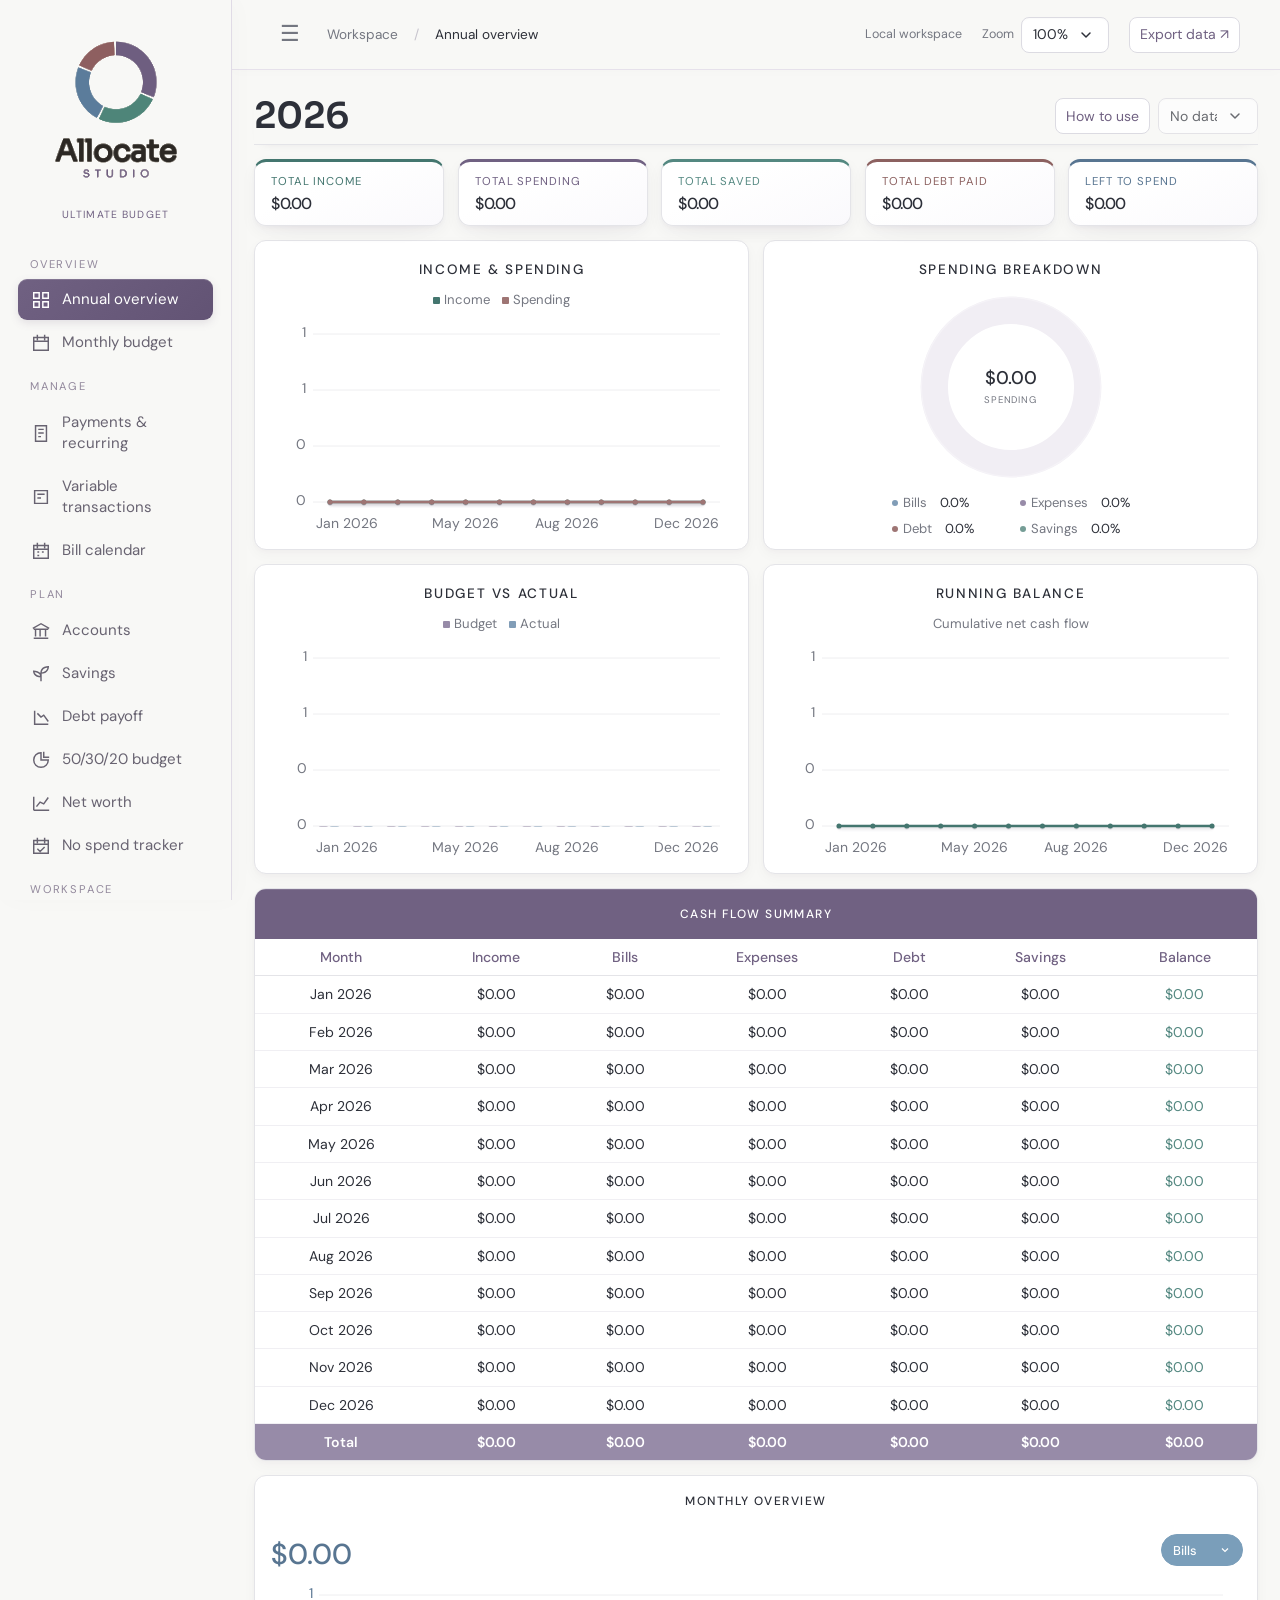
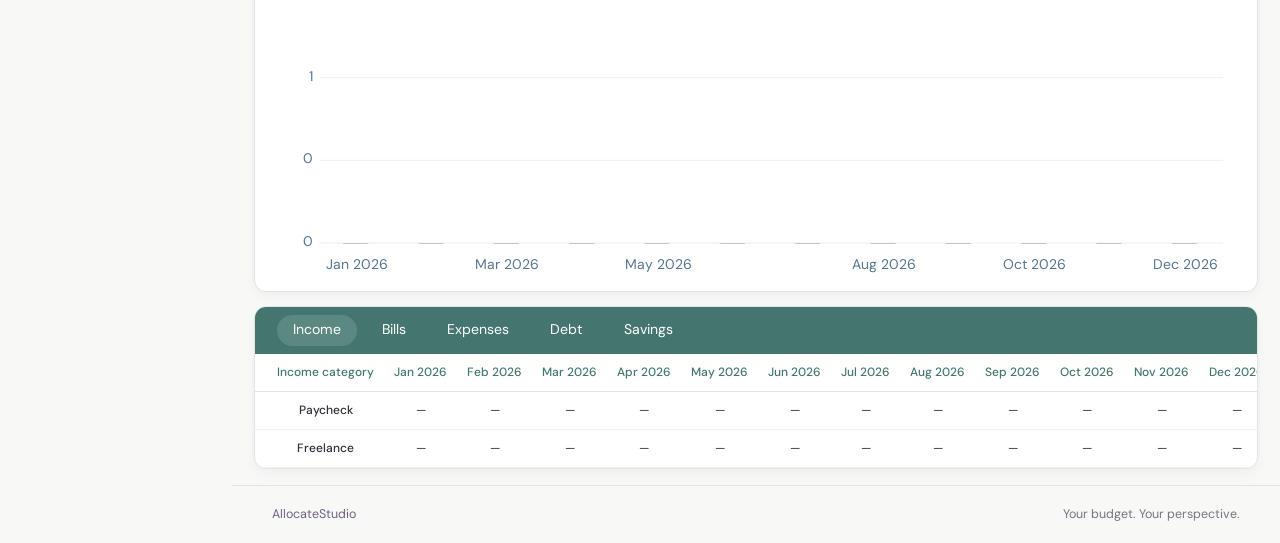
<file: index.html>
<!doctype html>
<html lang="en"><head><meta charset="UTF-8"><meta name="viewport" content="width=device-width,initial-scale=1,viewport-fit=cover"><meta name="description" content="AllocateStudio Ultimate Budget. Plan your year, manage payments, and track your finances."><title>Ultimate Budget · AllocateStudio</title><link rel="stylesheet" href="styles.css"><link rel="stylesheet" href="mobile.css"><link rel="icon" href="data:image/svg+xml,%3Csvg xmlns='http://www.w3.org/2000/svg' viewBox='0 0 40 40'%3E%3Crect width='40' height='40' fill='%23706182'/%3E%3Ctext x='9' y='30' font-size='30' fill='white'%3EA%3C/text%3E%3C/svg%3E"><link rel="manifest" href="manifest.json"><link rel="apple-touch-icon" href="apple-touch-icon.png"><meta name="theme-color" content="#706182"><meta name="apple-mobile-web-app-capable" content="yes"><meta name="apple-mobile-web-app-status-bar-style" content="default"><meta name="apple-mobile-web-app-title" content="Ultimate Budget"></head>
<body><aside id="sidebar"><a class="brand brand-logo" href="#annual" aria-label="Allocate Studio — Annual overview"><svg class="brand-artwork" viewBox="280 220 640 720" role="img" aria-label="Allocate Studio" xmlns="http://www.w3.org/2000/svg"><defs><filter id="logo-remove-background" color-interpolation-filters="sRGB" x="0" y="0" width="100%" height="100%"><feColorMatrix type="matrix" values="1 0 0 0 0  0 1 0 0 0  0 0 1 0 0  -2.126 -7.152 -0.722 0 8"/></filter></defs><image href="assets/allocate-studio-logo.png" width="1200" height="1200" filter="url(#logo-remove-background)"/></svg></a><div class="product-name">ULTIMATE BUDGET</div><nav id="nav" aria-label="Main navigation"></nav><div class="sidebar-foot"><span class="avatar">JA</span><div><span id="budget-name">My household</span><small>Saved on this device</small></div></div></aside><div class="workspace"><header class="topbar"><button class="icon-button mobile-menu" id="menu-toggle" aria-label="Toggle navigation">☰</button><span class="breadcrumb">Workspace <span>/</span> <b id="breadcrumb">Annual overview</b></span><span class="save-state" id="save-state" role="status" aria-live="polite">Local workspace</span><label class="zoom-control"><span>Zoom</span><select id="page-zoom" aria-label="Page zoom"><option value="100">100%</option><option value="90">90%</option><option value="80">80%</option><option value="75">75%</option><option value="67">67%</option><option value="50">50%</option></select></label><button class="button small" id="export-top">Export data ↗</button></header><main id="main" tabindex="-1"></main><footer>AllocateStudio <span>Your budget. Your perspective.</span></footer></div><dialog id="editor"><form id="editor-form"><div class="dialog-head"><h2 id="dialog-title"></h2><button type="button" class="icon-button" id="close-dialog" aria-label="Close">×</button></div><div id="form-body"></div><p class="form-error" id="form-error" role="alert"></p><div class="dialog-actions"><button type="button" class="button" id="cancel-dialog">Cancel</button><button class="button primary" type="submit">Save changes</button></div></form></dialog><button type="button" class="quick-add" data-action="add-variable" aria-label="Add transaction">+</button><div id="toast" role="status" aria-live="polite"></div><input type="file" id="import-file" accept="application/json,.json" hidden><script src="demo.js"></script><script src="engine.js"></script><script src="app.js"></script><script src="month-picker.js"></script><script src="views.js"></script><script src="no-spend.js"></script><script src="forms.js"></script><script src="zoom.js"></script><script src="mobile.js"></script></body></html>
</file>
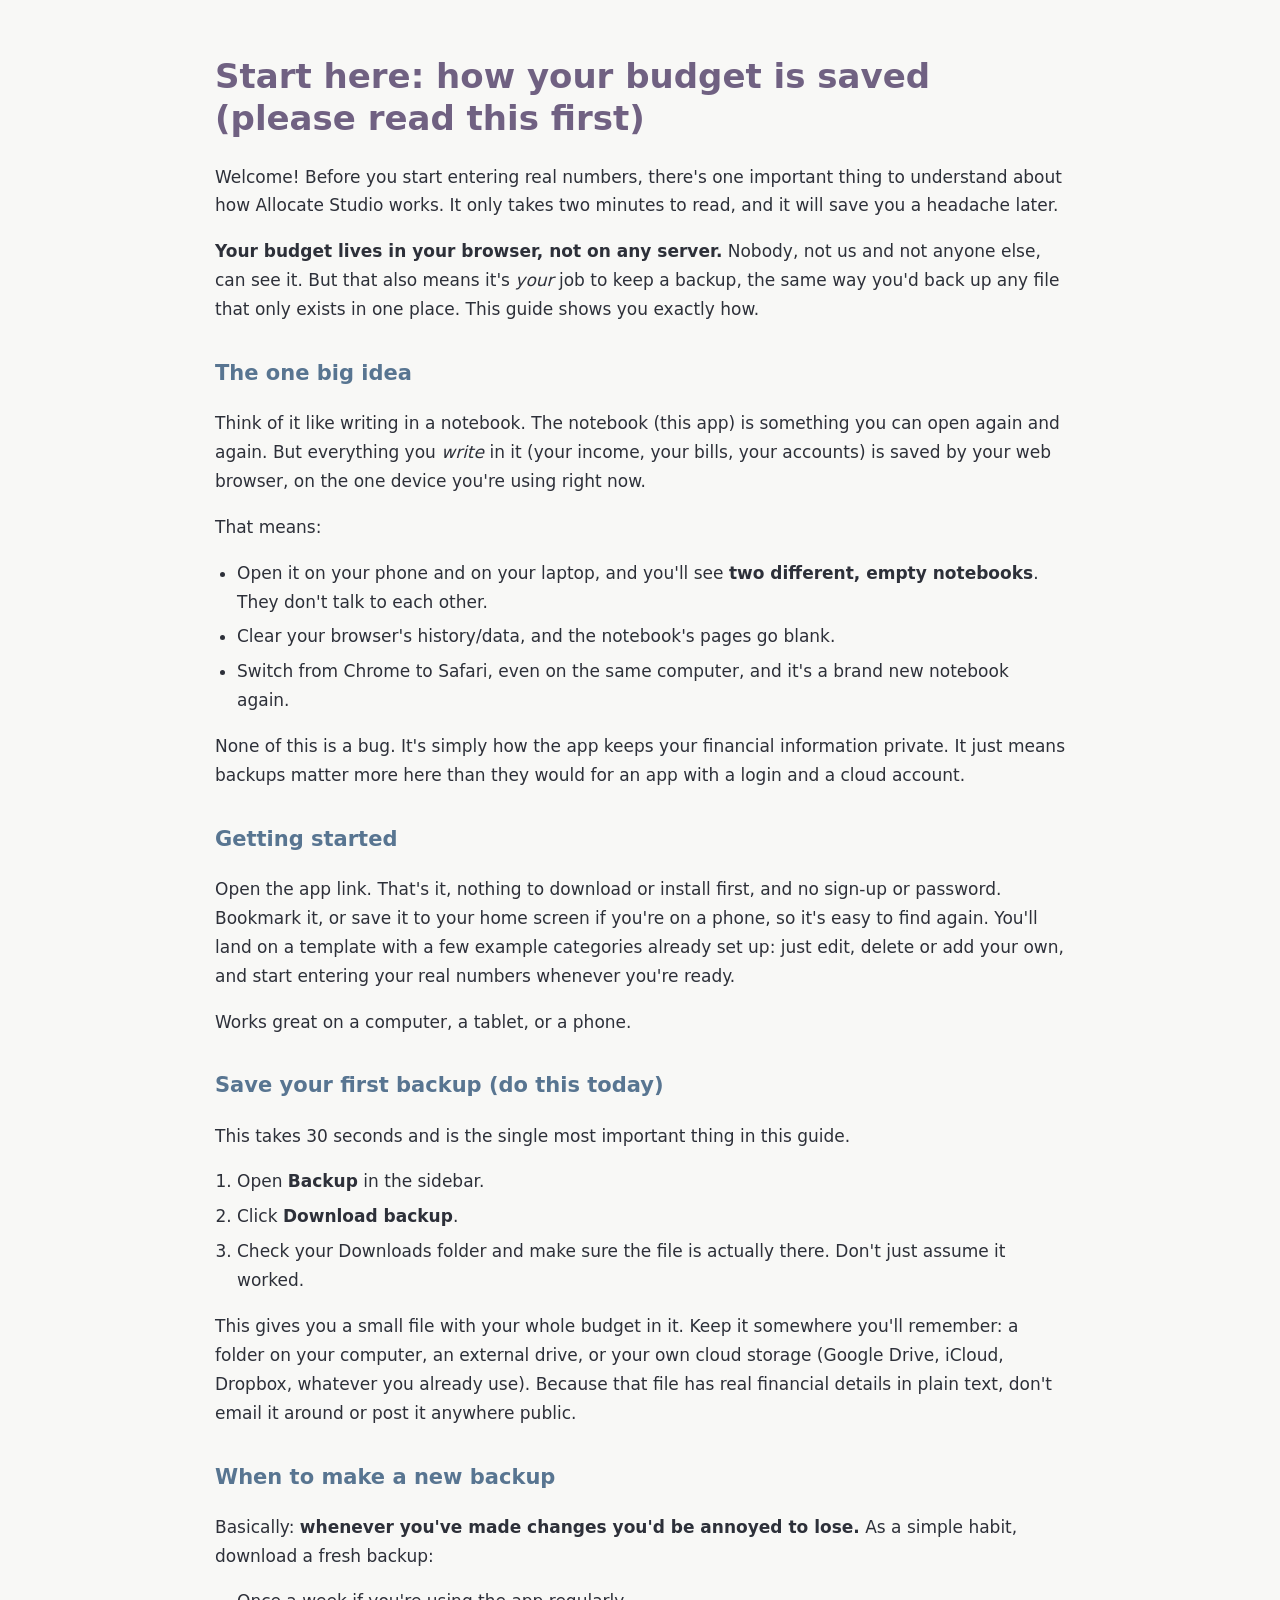
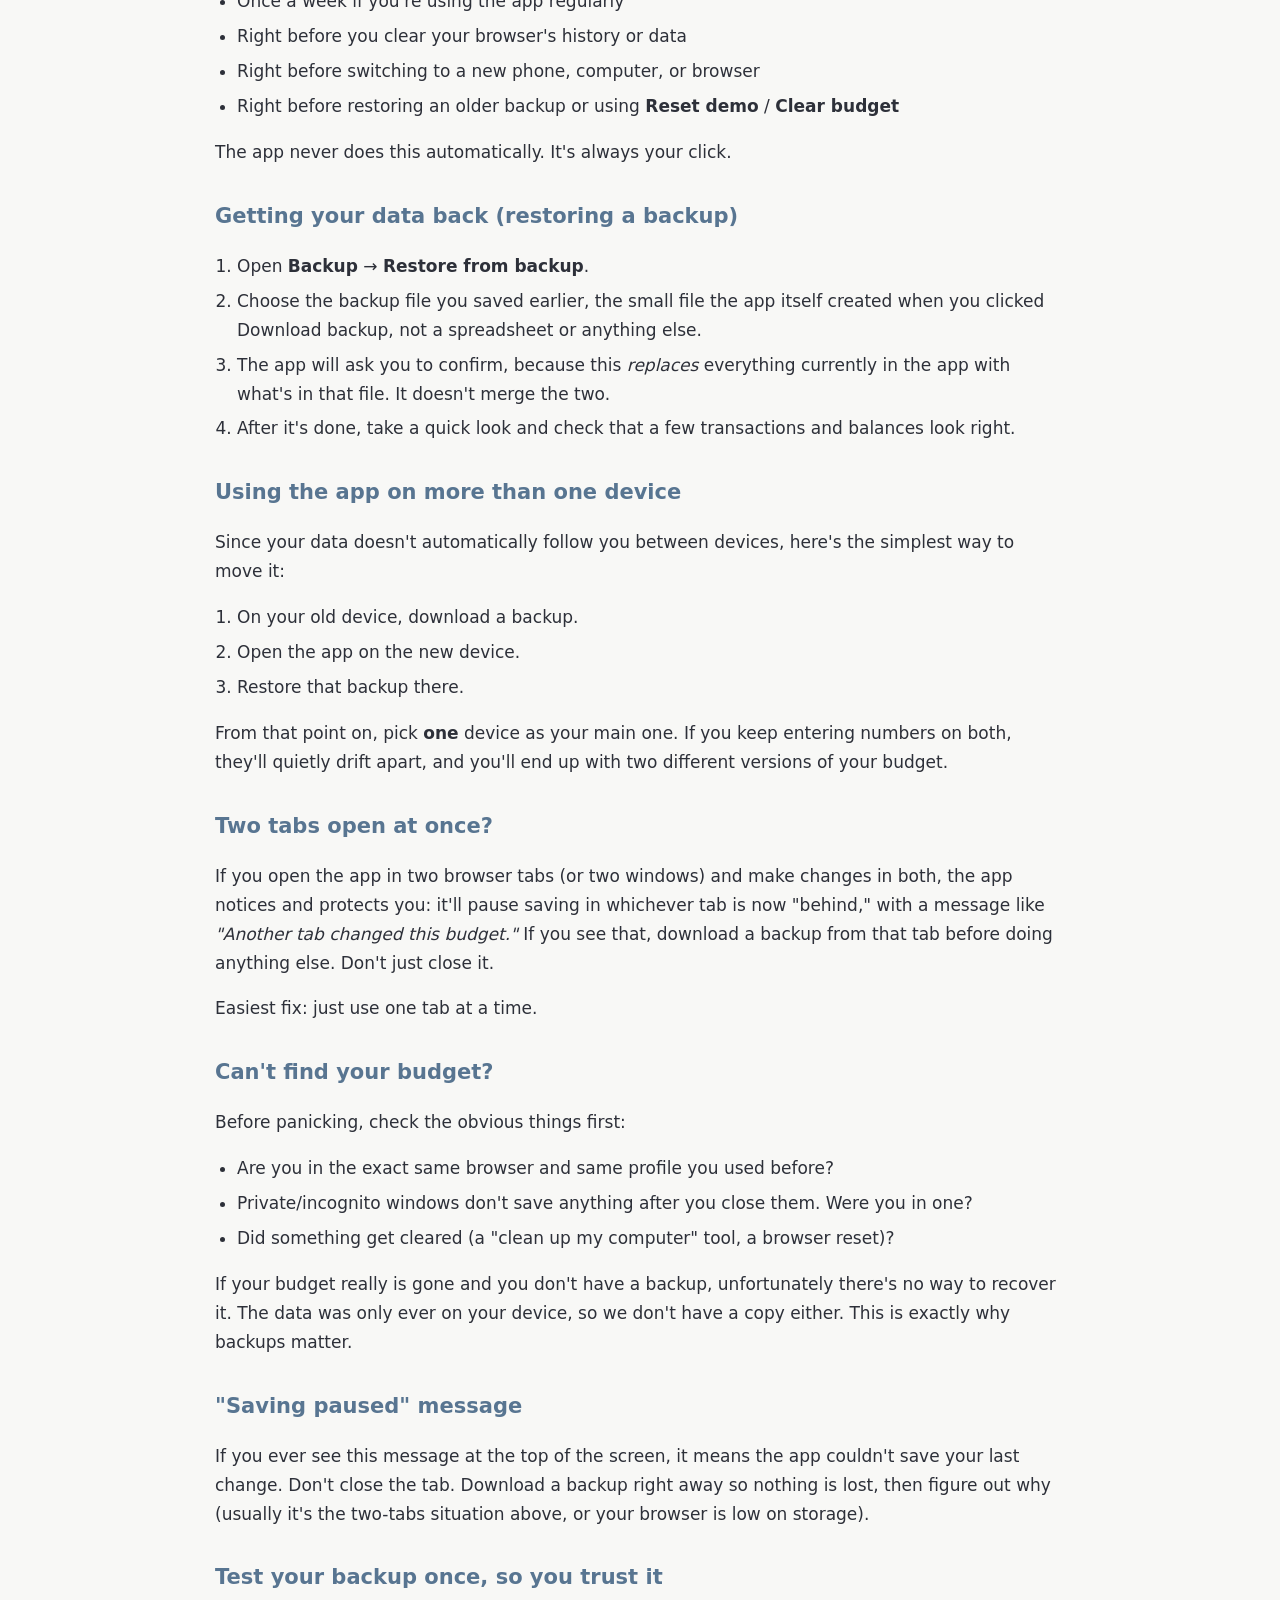
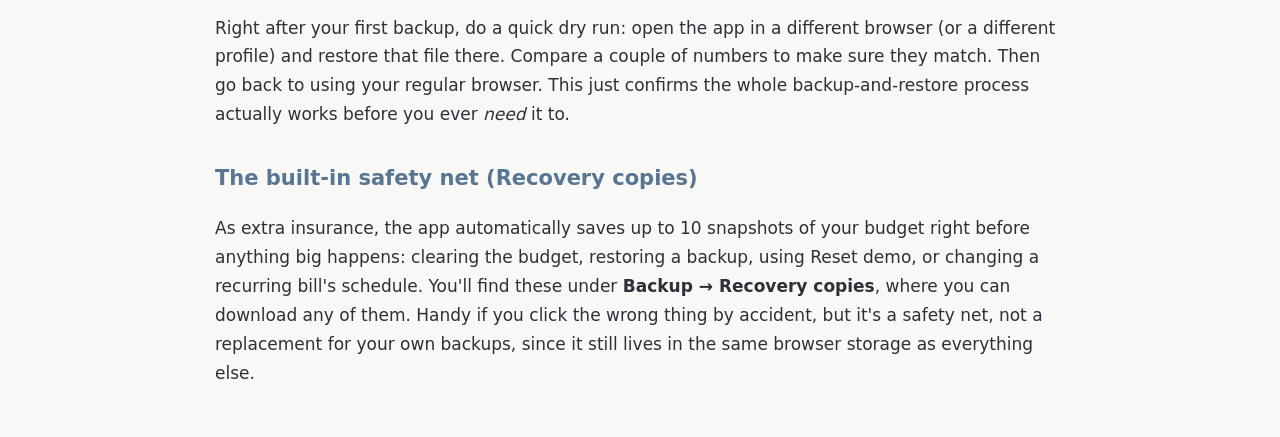
<file: START-HERE-BACKUP.html>
<!doctype html>
<html lang="en">
<head>
<meta charset="utf-8">
<meta name="viewport" content="width=device-width,initial-scale=1">
<title>Allocate Studio · Backup guide</title>
<style>
body{font:17px/1.7 system-ui,sans-serif;color:#2d3039;background:#f8f8f6;max-width:850px;margin:auto;padding:32px 22px}
h1{color:#706182;line-height:1.25}
h2{font-size:21px;color:#587591;margin-top:32px}
strong{color:#2d3039}
ul,ol{padding-left:22px}
li{margin:6px 0}
</style>
</head>
<body>
<main>

<h1>Start here: how your budget is saved (please read this first)</h1>

<p>Welcome! Before you start entering real numbers, there's one important thing to understand about how Allocate Studio works. It only takes two minutes to read, and it will save you a headache later.</p>

<p><strong>Your budget lives in your browser, not on any server.</strong> Nobody, not us and not anyone else, can see it. But that also means it's <em>your</em> job to keep a backup, the same way you'd back up any file that only exists in one place. This guide shows you exactly how.</p>

<h2>The one big idea</h2>
<p>Think of it like writing in a notebook. The notebook (this app) is something you can open again and again. But everything you <em>write</em> in it (your income, your bills, your accounts) is saved by your web browser, on the one device you're using right now.</p>
<p>That means:</p>
<ul>
<li>Open it on your phone and on your laptop, and you'll see <strong>two different, empty notebooks</strong>. They don't talk to each other.</li>
<li>Clear your browser's history/data, and the notebook's pages go blank.</li>
<li>Switch from Chrome to Safari, even on the same computer, and it's a brand new notebook again.</li>
</ul>
<p>None of this is a bug. It's simply how the app keeps your financial information private. It just means backups matter more here than they would for an app with a login and a cloud account.</p>

<h2>Getting started</h2>
<p>Open the app link. That's it, nothing to download or install first, and no sign-up or password. Bookmark it, or save it to your home screen if you're on a phone, so it's easy to find again. You'll land on a template with a few example categories already set up: just edit, delete or add your own, and start entering your real numbers whenever you're ready.</p>
<p>Works great on a computer, a tablet, or a phone.</p>

<h2>Save your first backup (do this today)</h2>
<p>This takes 30 seconds and is the single most important thing in this guide.</p>
<ol>
<li>Open <strong>Backup</strong> in the sidebar.</li>
<li>Click <strong>Download backup</strong>.</li>
<li>Check your Downloads folder and make sure the file is actually there. Don't just assume it worked.</li>
</ol>
<p>This gives you a small file with your whole budget in it. Keep it somewhere you'll remember: a folder on your computer, an external drive, or your own cloud storage (Google Drive, iCloud, Dropbox, whatever you already use). Because that file has real financial details in plain text, don't email it around or post it anywhere public.</p>

<h2>When to make a new backup</h2>
<p>Basically: <strong>whenever you've made changes you'd be annoyed to lose.</strong> As a simple habit, download a fresh backup:</p>
<ul>
<li>Once a week if you're using the app regularly</li>
<li>Right before you clear your browser's history or data</li>
<li>Right before switching to a new phone, computer, or browser</li>
<li>Right before restoring an older backup or using <strong>Reset demo</strong> / <strong>Clear budget</strong></li>
</ul>
<p>The app never does this automatically. It's always your click.</p>

<h2>Getting your data back (restoring a backup)</h2>
<ol>
<li>Open <strong>Backup</strong> → <strong>Restore from backup</strong>.</li>
<li>Choose the backup file you saved earlier, the small file the app itself created when you clicked Download backup, not a spreadsheet or anything else.</li>
<li>The app will ask you to confirm, because this <em>replaces</em> everything currently in the app with what's in that file. It doesn't merge the two.</li>
<li>After it's done, take a quick look and check that a few transactions and balances look right.</li>
</ol>

<h2>Using the app on more than one device</h2>
<p>Since your data doesn't automatically follow you between devices, here's the simplest way to move it:</p>
<ol>
<li>On your old device, download a backup.</li>
<li>Open the app on the new device.</li>
<li>Restore that backup there.</li>
</ol>
<p>From that point on, pick <strong>one</strong> device as your main one. If you keep entering numbers on both, they'll quietly drift apart, and you'll end up with two different versions of your budget.</p>

<h2>Two tabs open at once?</h2>
<p>If you open the app in two browser tabs (or two windows) and make changes in both, the app notices and protects you: it'll pause saving in whichever tab is now "behind," with a message like <em>"Another tab changed this budget."</em> If you see that, download a backup from that tab before doing anything else. Don't just close it.</p>
<p>Easiest fix: just use one tab at a time.</p>

<h2>Can't find your budget?</h2>
<p>Before panicking, check the obvious things first:</p>
<ul>
<li>Are you in the exact same browser and same profile you used before?</li>
<li>Private/incognito windows don't save anything after you close them. Were you in one?</li>
<li>Did something get cleared (a "clean up my computer" tool, a browser reset)?</li>
</ul>
<p>If your budget really is gone and you don't have a backup, unfortunately there's no way to recover it. The data was only ever on your device, so we don't have a copy either. This is exactly why backups matter.</p>

<h2>"Saving paused" message</h2>
<p>If you ever see this message at the top of the screen, it means the app couldn't save your last change. Don't close the tab. Download a backup right away so nothing is lost, then figure out why (usually it's the two-tabs situation above, or your browser is low on storage).</p>

<h2>Test your backup once, so you trust it</h2>
<p>Right after your first backup, do a quick dry run: open the app in a different browser (or a different profile) and restore that file there. Compare a couple of numbers to make sure they match. Then go back to using your regular browser. This just confirms the whole backup-and-restore process actually works before you ever <em>need</em> it to.</p>

<h2>The built-in safety net (Recovery copies)</h2>
<p>As extra insurance, the app automatically saves up to 10 snapshots of your budget right before anything big happens: clearing the budget, restoring a backup, using Reset demo, or changing a recurring bill's schedule. You'll find these under <strong>Backup → Recovery copies</strong>, where you can download any of them. Handy if you click the wrong thing by accident, but it's a safety net, not a replacement for your own backups, since it still lives in the same browser storage as everything else.</p>

</main>
</body>
</html>
</file>
<file: styles.css>
/* Bundled Google Fonts: offline, SIL OFL licenses in assets/fonts. */
@font-face{font-family:'DM Sans';src:url('assets/fonts/DM-Sans.ttf') format('truetype');font-style:normal;font-weight:100 1000;font-display:swap}
@font-face{font-family:'Sora';src:url('assets/fonts/Sora.ttf') format('truetype');font-style:normal;font-weight:100 800;font-display:swap}
nav button.nav-link{width:100%;border:0;background:transparent;font-family:inherit;text-align:left;cursor:pointer}
@import url('https://fonts.googleapis.com/css2?family=Sora:wght@600&family=DM+Sans:wght@400;500;600;700&display=swap');
:root{--teal:#548881;--teal-mid:#759d96;--teal-light:#d8e7e4;--teal-bg:#f5faf8;--plum:#706182;--plum-mid:#978ba8;--plum-light:#dfd8e9;--plum-bg:#f7f4fa;--steel:#587591;--steel-mid:#819db7;--steel-light:#d7e3ee;--steel-bg:#f5f8fb;--terra:#8c6160;--terra-mid:#9e7574;--terra-light:#e7d9d8;--terra-bg:#faf5f5;--ink:#2d3039;--muted:#747781;--line:#e4e4e8;--bg:#f8f8f6;--white:#fff;font-size:16px;color-scheme:light}
*{box-sizing:border-box}body{margin:0;background:var(--bg);color:var(--ink);font-family:'DM Sans',Arial,sans-serif;font-size:1rem;line-height:1.4}button,input,select,textarea{font:inherit}button,a,input,select,textarea{outline-offset:4px}button{cursor:pointer}button:disabled{cursor:default;opacity:.45}a{color:inherit;text-decoration:none}h1,h2,h3,p{margin:0}h1{font-family:'Sora',sans-serif;font-weight:600;font-size:2.75rem;line-height:1.15;letter-spacing:-.02em}h2{font-size:1.12rem;font-weight:600}h3{font-size:1rem;font-weight:600}.muted,small{color:var(--muted)}small{font-size:.82rem}.mono,.money{font-variant-numeric:tabular-nums}.positive{color:var(--teal)}.negative{color:var(--terra)}
#sidebar{position:fixed;inset:0 auto 0 0;width:232px;background:#f7f5f9;border-right:1px solid #e4deea;display:flex;flex-direction:column;padding:30px 18px 20px;z-index:20}.brand{display:flex;gap:10px;align-items:center;font-size:1.32rem;letter-spacing:-.045em;font-weight:600;padding:0 10px}.brand-light{font-weight:400}.brand-mark{position:relative;font-family:Georgia,serif;color:var(--plum);font-size:2rem;line-height:1}.brand-mark span{font-family:Arial;font-size:.85rem;position:absolute;right:-3px;top:-6px}.product-name{font-size:.65rem;letter-spacing:.17em;color:var(--plum);padding:20px 10px 32px}nav .nav-group{font-size:.7rem;letter-spacing:.16em;color:#92889c;margin:16px 12px 7px}nav .nav-link{display:flex;align-items:center;gap:11px;font-size:.94rem;color:#686371;border-radius:4px;padding:10px 13px;margin:2px 0}nav .nav-link:hover{background:#eee9f2}nav .nav-link.active{background:var(--plum);color:white}nav .nav-link svg{width:17px;height:17px;flex-shrink:0;stroke:currentColor;stroke-width:1.6;fill:none}.sidebar-foot{display:flex;gap:11px;align-items:center;border-top:1px solid #e4deea;padding:22px 8px 0;margin-top:auto;font-size:.9rem}.sidebar-foot small{display:block;margin-top:2px;font-size:.74rem}.avatar{background:var(--plum-light);color:var(--plum);width:34px;height:34px;display:grid;place-items:center;border-radius:50%;font-size:.8rem}.workspace{margin-left:232px}.topbar{height:70px;border-bottom:1px solid var(--line);display:flex;align-items:center;gap:20px;padding:0 40px;background:#fff}.breadcrumb{font-size:.85rem;color:var(--muted)}.breadcrumb span{margin:0 12px;color:#c7c4cd}.breadcrumb b{font-weight:400;color:var(--ink)}.save-state{margin-left:auto;font-size:.78rem;color:var(--muted)}.button{background:#fff;border:1px solid #dcdbe2;padding:10px 16px;border-radius:4px;font-size:.9rem;display:inline-flex;align-items:center;justify-content:center;gap:8px;white-space:nowrap;min-height:39px}.button:hover{background:#f4f1f6;border-color:#b6aabd}.button.primary{background:var(--plum);color:white;border-color:var(--plum)}.button.primary:hover{background:#5f526e}.button.small{font-size:.82rem;padding:7px 12px;min-height:33px}.button.danger{color:var(--terra);border-color:var(--terra-light)}.button.ghost{border-color:transparent;background:transparent}.icon-button{border:none;background:transparent;font-size:1.35rem;min-width:35px;min-height:35px;color:var(--muted)}.mobile-menu{display:none}main{padding:36px 40px 28px;max-width:1900px;margin:auto}.page-heading{display:flex;align-items:flex-end;justify-content:space-between;gap:20px;margin-bottom:28px}.eyebrow{color:var(--plum);font-size:.72rem;letter-spacing:.15em;margin-bottom:8px}.page-heading p{color:var(--muted);margin-top:9px;font-size:.92rem}.heading-actions{display:flex;gap:10px;align-items:center}.period-pill{padding:9px 15px;border:1px solid var(--line);background:white;border-radius:4px;font-size:.9rem;white-space:nowrap}.period-pill span{color:var(--plum);margin-right:8px}.metrics{display:grid;grid-template-columns:repeat(5,minmax(0,1fr));gap:14px;margin-bottom:24px}.metric{background:var(--white);border:1px solid var(--line);border-top:2px solid var(--tone,var(--steel));padding:18px 18px 15px;min-width:0;border-radius:4px}.metric-label{font-size:.71rem;text-transform:uppercase;letter-spacing:.08em;color:var(--tone,var(--steel));display:flex;justify-content:space-between;gap:5px;min-height:18px}.metric-value{font-size:1.9rem;line-height:1.2;letter-spacing:-.03em;font-weight:500;margin:12px 0 6px;font-variant-numeric:tabular-nums}.metric-note{font-size:.75rem;color:var(--muted)}.chart-grid{display:grid;grid-template-columns:1.3fr 1fr 1.2fr 1.3fr;gap:16px;margin-bottom:22px}.panel{background:white;border:1px solid var(--line);border-radius:5px;min-width:0;overflow:hidden}.panel-head{display:flex;align-items:center;justify-content:space-between;gap:15px;padding:20px 22px 12px}.panel-head .section-title{font-size:.75rem;letter-spacing:.12em;font-weight:500;text-transform:uppercase}.panel-head small{display:block;margin-top:4px}.chart-inner{padding:0 12px 14px}.chart{width:100%;height:auto;display:block;overflow:visible}.chart text{font-family:'DM Sans',Arial,sans-serif;font-size:11px;fill:var(--muted)}.chart .grid{stroke:#eeeeF0;stroke-width:1}.chart .point:hover{r:5;stroke:#fff;stroke-width:2}.chart rect:hover{opacity:.7}.legend{display:flex;gap:12px;justify-content:center;flex-wrap:wrap;font-size:.71rem;color:var(--muted);margin:3px 0 12px}.legend i{display:inline-block;width:7px;height:7px;border-radius:1px;margin-right:4px}.donut-wrap{position:relative;width:260px;max-width:100%;margin:4px auto 20px}.donut-wrap>.chart{max-height:none}.donut-center{position:absolute;inset:0;display:flex;flex-direction:column;align-items:center;justify-content:center;font-size:1.45rem;font-weight:500;line-height:1.25;font-variant-numeric:tabular-nums}.donut-center small{font-size:.75rem;font-weight:400;letter-spacing:.08em;margin-top:6px}.donut-legend{display:grid;grid-template-columns:repeat(2,minmax(0,1fr));gap:10px 24px;padding:0 8px;width:fit-content;max-width:100%;margin:0 auto}.donut-legend span{font-size:.82rem;color:var(--muted);display:flex;align-items:center;gap:5px}.donut-legend b{margin-left:8px;white-space:nowrap;flex-shrink:0;font-variant-numeric:tabular-nums;font-weight:400;color:var(--ink)}.donut-legend i{width:6px;height:6px;flex-shrink:0;border-radius:50%}.summary-grid{display:grid;grid-template-columns:1.08fr 1fr;gap:22px;margin-bottom:24px}.table-wrap{overflow-x:auto}table{width:100%;border-collapse:collapse;font-size:.86rem;font-variant-numeric:tabular-nums;white-space:nowrap}th{font-weight:500;font-size:.72rem;color:var(--muted);text-align:left;padding:10px 14px;background:#fff;border-bottom:1px solid var(--line)}td{padding:10px 14px;border-bottom:1px solid #f0eff3}td.numeric,th.numeric{text-align:right}tbody tr:hover{background:#faf9fb}tfoot td{background:var(--plum-bg);font-weight:600;border-bottom:0}.compact td,.compact th{padding:8px 13px;font-size:.76rem}.category-panel{margin-top:22px}.tabs{display:flex;gap:25px;padding:0 22px;border-bottom:1px solid var(--line);overflow:auto}.tab{border:none;background:transparent;padding:13px 0;color:var(--muted);border-bottom:2px solid transparent;font-size:.88rem;white-space:nowrap}.tab.active{color:var(--teal);border-bottom-color:var(--teal)}.category-table{min-width:1060px}.category-table td:first-child{font-weight:500}.category-table td,.category-table th{font-size:.75rem;padding:10px}.category-table td:first-child,.category-table th:first-child{padding-left:22px}.chip{display:inline-block;padding:4px 8px;border-radius:3px;background:var(--steel-bg);font-size:.76rem;color:var(--steel)}.chip.Paid{color:var(--teal);background:var(--teal-light)}.chip.Overdue{color:var(--terra);background:var(--terra-light)}.chip.Upcoming{color:var(--steel);background:var(--steel-light)}.toolbar{display:flex;gap:10px;flex-wrap:wrap;margin-bottom:20px;align-items:center}.toolbar .search{min-width:220px;flex:1;max-width:360px}.field,input:not([type=checkbox]),select,textarea{border:1px solid #dcdbe2;border-radius:4px;background:white;padding:9px 11px;min-height:40px;color:var(--ink);max-width:100%}input[type=checkbox]{accent-color:var(--teal);width:17px;height:17px;cursor:pointer}.select-small{font-size:.78rem;min-height:30px;padding:4px 8px}footer{padding:20px 40px;border-top:1px solid var(--line);color:var(--plum);font-size:.78rem;display:flex;justify-content:space-between}footer span{color:var(--muted)}.empty{padding:50px 25px;text-align:center;color:var(--muted)}.empty h3{color:var(--ink);margin-bottom:8px}.notice{padding:13px 16px;background:var(--steel-bg);border-left:3px solid var(--steel);font-size:.85rem;margin:0 0 20px;color:#536574}.grid-two{display:grid;grid-template-columns:1fr 1fr;gap:22px}.grid-three{display:grid;grid-template-columns:repeat(3,1fr);gap:20px}.panel-body{padding:20px 22px}.stack{display:grid;gap:20px}.progress{height:6px;background:#eeeaf2;overflow:hidden;border-radius:2px;margin-top:14px}.progress span{display:block;height:100%;background:var(--teal)}.label-row{display:flex;justify-content:space-between;gap:16px;font-size:.86rem;padding:7px 0}.goal-value{font-size:1.7rem;font-weight:500;margin:14px 0 4px}.inline-number{width:105px;min-height:32px!important;padding:5px 8px!important;text-align:right;font-size:.85rem}.plan-total{font-size:1.35rem}.calendar-grid{display:grid;grid-template-columns:repeat(7,minmax(0,1fr));border-left:1px solid var(--line);border-top:1px solid var(--line)}.weekday{text-align:center;padding:13px 5px;background:var(--plum-bg);color:var(--plum);font-size:.78rem;border-right:1px solid var(--line)}.calendar-day{min-height:130px;background:white;padding:9px 7px;border-right:1px solid var(--line);border-bottom:1px solid var(--line);min-width:0}.calendar-day.blank{background:#f7f7f9}.day-number{font-size:.85rem;padding:1px 5px;display:inline-block;margin-bottom:5px}.calendar-day.today .day-number{background:var(--plum);color:white;border-radius:50%}.event{display:block;width:100%;border:0;text-align:left;padding:6px;margin:3px 0;border-radius:2px;font-size:.7rem;background:var(--steel-bg);color:var(--steel);white-space:normal}.event.Paid{background:var(--teal-bg);color:var(--teal)}.event.Overdue{background:var(--terra-bg);color:var(--terra)}.event b{display:block;font-weight:500}.weekly{display:flex;gap:10px;flex-wrap:wrap;margin-top:14px}.weekly .chip{padding:8px 12px}.settings-section{margin-bottom:22px}.form-grid{display:grid;grid-template-columns:1fr 1fr;gap:17px}.form-grid label{display:flex;flex-direction:column;gap:6px;font-size:.85rem}.form-grid .full{grid-column:1/-1}.form-grid label.check-label{flex-direction:row;align-items:center}.help-text{font-size:.81rem;color:var(--muted);margin:12px 0}.dialog-head{display:flex;align-items:center;justify-content:space-between;margin-bottom:22px}.dialog-head h2{font-family:'Sora',sans-serif;font-size:1.8rem;font-weight:600;letter-spacing:-.02em}dialog{border:1px solid var(--line);border-radius:7px;width:min(620px,calc(100% - 32px));padding:26px;max-height:90vh;overflow:auto;box-shadow:0 25px 90px #2d22382b}dialog::backdrop{background:#27203266}.dialog-actions{display:flex;justify-content:flex-end;gap:10px;margin-top:23px;padding-top:20px;border-top:1px solid var(--line)}.form-error{color:var(--terra);font-size:.86rem;margin-top:12px}#toast{position:fixed;bottom:25px;left:50%;transform:translateX(-50%);background:#393442;color:#fff;padding:12px 22px;border-radius:5px;font-size:.87rem;z-index:80;opacity:0;pointer-events:none;transition:opacity .15s}#toast.visible{opacity:1}.explain{font-size:.9rem;color:var(--muted);line-height:1.65;margin:10px 0 20px}.faq details{border-bottom:1px solid var(--line);padding:18px 0}.faq summary{cursor:pointer;font-size:1.03rem}.faq details p{color:var(--muted);font-size:.93rem;line-height:1.6;margin-top:12px}.pagination{padding:15px 20px;display:flex;justify-content:space-between;align-items:center;font-size:.8rem;color:var(--muted)}.metric-four{grid-template-columns:repeat(4,minmax(0,1fr))}.danger-zone{border-color:var(--terra-light)}
@media(min-width:1550px){.metric-value{font-size:2.2rem}.chart text{font-size:12px}.compact td,.compact th{font-size:.85rem}}
@media(max-width:1250px){#sidebar{width:200px;padding-left:12px;padding-right:12px}.workspace{margin-left:200px}main{padding:28px 24px}.topbar{padding:0 24px}.metrics{gap:9px}.metric{padding:15px 12px}.metric-value{font-size:1.6rem}.chart-grid{grid-template-columns:1fr 1fr}.chart-grid .chart{max-height:190px}.summary-grid{grid-template-columns:1fr}.grid-three{grid-template-columns:1fr 1fr}.product-name{font-size:.6rem}.brand{font-size:1.2rem}}
@media(max-width:800px){#sidebar{transform:translateX(-100%);transition:transform .2s;width:232px;box-shadow:10px 0 50px #30213b22}body.menu-open #sidebar{transform:translateX(0)}.workspace{margin-left:0}.mobile-menu{display:block}.topbar{padding:0 16px;height:58px;gap:10px}.breadcrumb{font-size:.77rem}.breadcrumb>span{margin:0 6px}.save-state{display:none}.topbar>.button{margin-left:auto}main{padding:25px 17px}.page-heading{align-items:flex-start;flex-wrap:wrap}h1{font-size:2.2rem}.metrics,.metric-four{grid-template-columns:1fr 1fr}.metrics .metric:last-child{grid-column:auto}.metric-value{font-size:1.7rem}.chart-grid{gap:12px}.grid-two,.grid-three{grid-template-columns:1fr}.panel-head{padding:16px}.calendar-day{min-height:100px;padding:4px 2px}.event{font-size:.64rem;padding:4px;overflow-wrap:anywhere}.weekday{font-size:.68rem}.heading-actions{flex-wrap:wrap}.form-grid{grid-template-columns:1fr}.form-grid .full{grid-column:auto}footer{padding:18px}.chart-inner{padding:0 7px 12px}.donut-wrap{width:240px}.metric-note{font-size:.73rem}.toolbar .search{min-width:170px}.panel-head .section-title{font-size:.7rem}}
@media(prefers-reduced-motion:reduce){*{transition:none!important;scroll-behavior:auto!important}}

/* Net Worth: compact monthly bars and a larger, balanced asset ring. */
.networth-monthly-chart,.debt-balance-chart{overflow-x:auto;padding-top:10px}
.networth-monthly-chart>.chart,.debt-balance-chart>.chart{width:100%;min-width:720px;max-width:1100px;height:auto;margin:0 auto}
.networth-monthly-chart>.chart text,.debt-balance-chart>.chart text{font-size:16px}
.networth-monthly-chart>.legend{font-size:.82rem;margin-bottom:10px}
.networth-assets-chart .donut-center,.allocation-spending-chart .donut-center{font-size:1.45rem;font-weight:500;line-height:1.25}
.networth-assets-chart .donut-center small,.allocation-spending-chart .donut-center small{font-size:.75rem;font-weight:400;margin-top:6px}
.panel:has(>.networth-goal-progress){display:flex;flex-direction:column}
.networth-goal-progress{flex:1;display:flex;flex-direction:column;align-items:center;justify-content:center;text-align:center;padding:28px}
.networth-goal-progress .goal-value{margin:0 0 8px}
.networth-goal-progress .progress{width:100%;max-width:360px;flex-shrink:0}
.networth-goal-progress .explain{max-width:390px;margin:20px 0 0}

/* Annual overview: identical plot geometry, month labels and card proportions. */
.annual-charts{grid-template-columns:repeat(4,minmax(0,1fr));align-items:stretch}
.annual-charts>.panel{display:flex;flex-direction:column;min-height:355px}
.annual-charts .panel-head{min-height:64px;padding:18px 20px 12px;align-items:center}
.annual-charts>.panel>.legend{min-height:28px;margin:0 12px 12px;align-items:center;font-size:.8rem}
.annual-charts .chart-inner{padding:0 8px 20px;margin-top:auto}
.annual-charts .chart-inner>.chart{width:100%;max-width:480px;height:auto;max-height:none;margin:0 auto}
.annual-charts .chart text{font-size:13px}
.annual-monthly-chart .chart text{font-size:16px}
.annual-charts .annual-spending-chart{margin-top:0;flex:1;display:flex;flex-direction:column;justify-content:center}
.annual-spending-chart .donut-wrap{margin:0 auto 12px}
.annual-spending-chart .donut-wrap .chart{max-height:none}
.panel:has(>.annual-monthly-chart){display:flex;flex-direction:column}
.annual-monthly-chart{flex:1;display:flex;flex-direction:column;justify-content:flex-start;padding-top:28px}
.annual-monthly-chart .goal-value{margin-top:0}
.annual-monthly-chart>.chart{width:100%;max-width:720px;height:auto;max-height:none;margin:12px auto 0}
@media(max-width:1700px){.annual-charts{grid-template-columns:repeat(2,minmax(0,1fr))}}
@media(max-width:850px){.annual-charts{grid-template-columns:1fr}.annual-charts>.panel{min-height:330px}}

/* Shared category accents, completed calendar entries and compact chart legends. */
.calendar-grid .event.is-paid{background:transparent;color:#96969f;box-shadow:none;text-decoration:line-through;text-decoration-thickness:1px}
.calendar-grid .event.is-paid:hover{background:transparent;color:#96969f}
.type-chip{background:var(--category-tone);color:white;font-weight:500}
.panel-head:has(.monthly-category-title){background:var(--category-tone);padding-bottom:18px;color:white}
.panel:has(.monthly-category-title[data-tone="teal"]){--category-tone:var(--teal);--category-light:var(--teal-light)}
.panel:has(.monthly-category-title[data-tone="steel"]){--category-tone:var(--steel);--category-light:var(--steel-light)}
.panel:has(.monthly-category-title[data-tone="plum"]){--category-tone:var(--plum);--category-light:var(--plum-light)}
.panel:has(.monthly-category-title[data-tone="terra"]){--category-tone:var(--terra);--category-light:var(--terra-light)}
.panel:has(.monthly-category-title) th{background:#fff;color:var(--category-tone)}
@media(max-width:600px){.donut-legend{grid-template-columns:1fr;gap:8px}.donut-legend span{justify-content:flex-start}}

/* Workbook table hierarchy and alternating goal/debt card palette. */
.panel{--table-tone:var(--plum);--table-light:var(--plum-light);--table-mid:var(--plum-mid)}
.panel[data-tone="teal"],.item-card.item-teal{--table-tone:var(--teal);--table-light:var(--teal-light);--table-mid:var(--teal-mid);--item-bg:var(--teal-bg)}
.panel[data-tone="steel"],.item-card.item-steel{--table-tone:var(--steel);--table-light:var(--steel-light);--table-mid:var(--steel-mid);--item-bg:var(--steel-bg)}
.panel[data-tone="plum"],.item-card.item-plum{--table-tone:var(--plum);--table-light:var(--plum-light);--table-mid:var(--plum-mid);--item-bg:var(--plum-bg)}
.panel[data-tone="terra"],.item-card.item-terra{--table-tone:var(--terra);--table-light:var(--terra-light);--table-mid:var(--terra-mid);--item-bg:var(--terra-bg)}
.table-panel>.panel-head,.item-card>.panel-head{background:var(--table-tone);color:white;padding-top:16px;padding-bottom:16px}
.table-panel>.panel-head small{color:inherit}
.table-panel thead th,thead th{background:#fff;color:var(--table-tone,var(--plum));text-align:center}
.table-panel tfoot td{background:var(--table-mid);color:white}
.panel-head{display:grid;grid-template-columns:minmax(0,1fr) auto}
.panel-head>.section-title{text-align:center;grid-column:1/-1}
.panel-head:has(>.section-title+*)>.section-title{grid-column:1}
.panel-head:has(>.section-title+*){grid-template-columns:minmax(0,1fr) auto}
.item-card{background:var(--item-bg);border-color:var(--table-light)}
.item-card .goal-value{color:var(--table-tone)}
.item-card .progress{background:var(--table-light)}
.item-card .progress span{background:var(--table-tone)}
.item-card .label-row{border-bottom:1px solid var(--table-light)}
.item-card .label-row:last-child{border-bottom:0}

thead th.numeric{text-align:center}

/* Center table contents, including editable amounts. */
table td,table td.numeric,table th,table th.numeric{text-align:center;vertical-align:middle}
table input:not([type=checkbox]),table select,table textarea{text-align:center}

/* Equal tracks keep the monthly summary headers, values and totals aligned. */
.monthly-summary-table{table-layout:fixed;width:100%;min-width:480px}
.monthly-summary-table th,.monthly-summary-table td{width:25%;padding:12px 8px}
.monthly-summary-grid>.panel{align-self:stretch;display:flex;flex-direction:column}

/* Original supplied artwork; the frame trims only the surrounding empty space. */
#sidebar{overflow-y:auto}
.brand.brand-logo{display:block;position:relative;width:144px;aspect-ratio:8/9;flex-shrink:0;padding:0;margin:0 auto;overflow:hidden;border-radius:4px}
.brand-logo img{position:absolute;width:187.5%;max-width:none;height:auto;left:-43.75%;top:-30.5556%;display:block}
#sidebar .product-name{text-align:center;padding:16px 0 18px;letter-spacing:.11em;flex-shrink:0}
#sidebar .sidebar-foot{flex-shrink:0}

.brand-logo .brand-artwork{display:block;width:100%;height:100%}

/* Subtle depth distinguishes navigation, content surfaces and controls. */
:root{--bg:#f8f8f6;--surface-shadow:0 2px 4px #30213b04,0 8px 24px #30213b07;--control-shadow:0 1px 2px #30213b0c}
body{background:var(--bg)}
#sidebar{background:var(--bg);border-right-color:#e0dbe6;box-shadow:4px 0 24px #30213b05}
.topbar{position:sticky;top:0;z-index:15;background:var(--bg);backdrop-filter:blur(12px);border-bottom-color:#e6e1eb;box-shadow:0 2px 12px #30213b04}
.panel,.metric{border-radius:12px;box-shadow:var(--surface-shadow)}
.metric{background:linear-gradient(155deg,#fff 35%,#faf9fc 100%)}
.table-panel>.panel-head,.item-card>.panel-head{box-shadow:inset 0 1px 0 #ffffff20}
nav .nav-link{border-radius:9px;transition:background .16s ease,box-shadow .16s ease}
nav .nav-link.active{background:linear-gradient(135deg,var(--plum),#625374);box-shadow:0 3px 8px #70618228,inset 0 1px 0 #ffffff24}
.button{border-radius:8px;box-shadow:none;transition:background .15s ease,box-shadow .15s ease,transform .15s ease}
.button.primary{background:linear-gradient(160deg,#7b6b8c,var(--plum));box-shadow:none}
.button.ghost{box-shadow:none}
.button:not(:disabled):active{transform:translateY(1px);box-shadow:inset 0 1px 3px #30213b15}
.field,input:not([type=checkbox]),select,textarea{border-radius:7px;box-shadow:inset 0 1px 2px #30213b06}
input:focus-visible,select:focus-visible,textarea:focus-visible{outline:2px solid var(--plum-mid);outline-offset:2px}
.period-pill{border-radius:9px;box-shadow:var(--control-shadow)}
.chip{border-radius:5px}
.progress{border-radius:8px;box-shadow:inset 0 1px 2px #30213b0b}
.progress span{border-radius:8px}
dialog{border-radius:16px;box-shadow:0 24px 80px #30213b30,0 4px 14px #30213b12}
dialog::backdrop{background:#30213b55;backdrop-filter:blur(3px)}
#toast{border-radius:10px;box-shadow:0 8px 28px #30213b25}
@media(hover:hover){.button:not(:disabled):hover{box-shadow:none}.button.primary:hover{background:linear-gradient(160deg,var(--plum),#625374)}}
@media(prefers-reduced-motion:reduce){.button:not(:disabled):active{transform:none}}

/* Payoff ring shares the established donut size and sits beside the forecast. */
.debt-overview-charts{display:grid;grid-template-columns:minmax(280px,1fr) minmax(0,2fr);gap:22px;align-items:stretch}
.debt-progress-panel{background:#F4FAF8;border-color:#D4E8E4}
.debt-progress-panel>.panel-head{background:#418A81;color:white;padding:16px 20px}
.debt-progress-chart{text-align:center}
.debt-progress-chart .donut-center{color:#418A81;font-size:1.8rem;font-weight:600}
.debt-progress-chart .donut-center small,.debt-progress-chart .donut-legend{display:none}
.debt-progress-chart .donut-wrap{margin:0 auto}
.debt-progress-chart .help-text{margin:10px 0 0}
.debt-overview-charts>.panel:last-child{display:flex;flex-direction:column}
.debt-overview-charts .debt-balance-chart{margin:auto 0;width:100%}
@media(max-width:1250px){.debt-overview-charts{grid-template-columns:1fr}}

/* Consistent debt chart headers and a timeline that includes its final month. */
.debt-overview-charts>.panel>.panel-head{min-height:66px}
.debt-overview-charts .debt-balance-chart{padding:16px 22px 20px;margin:auto 0}
.debt-overview-charts .debt-balance-chart>.chart{width:100%;min-width:560px;max-width:960px;margin:0 auto}
.debt-overview-charts .debt-balance-chart>.chart text{font-size:14px}
.debt-final-payment{text-align:center;margin:14px 0 0}

/* Annual summary cards follow the same column boundaries as the charts above. */
.annual-charts,.annual-charts+.summary-grid{gap:16px}
.annual-charts+.summary-grid{grid-template-columns:repeat(2,minmax(0,1fr));align-items:stretch}
.annual-charts+.summary-grid>.panel>.panel-head{min-height:64px;padding:16px 20px}
@media(max-width:850px){.annual-charts+.summary-grid{grid-template-columns:1fr}}
@media(max-width:800px){.annual-charts,.annual-charts+.summary-grid{gap:12px}}

/* Reserve three payment slots even on empty days; additional payments add rows. */
.calendar-day{
 display:grid;
 grid-template-rows:26px repeat(3,minmax(60px,auto));
 grid-auto-rows:minmax(60px,auto);
 row-gap:6px;
 align-content:start;
 min-height:243px;
 padding:9px 7px;
}
.calendar-day>.day-number{justify-self:start;align-self:start;margin:0}
.calendar-day>.event{margin:0;min-height:60px;align-self:stretch;overflow-wrap:anywhere}
@media(max-width:800px){.calendar-day{padding:6px 3px;min-height:237px}}

/* Savings uses the fifth palette family across category surfaces. */

/* Allocation tables use matching tracks and totals at a shared baseline. */
.allocation-tables{align-items:start}
.allocation-tables>.panel>.panel-head{min-height:64px}
.allocation-table{table-layout:fixed;width:100%;min-width:330px}
.allocation-table th,.allocation-table td{height:44px;padding:10px 8px;text-align:center}
.allocation-table td:first-child{white-space:normal;overflow-wrap:anywhere}
.allocation-table .allocation-empty-row:hover{background:transparent}
@media(max-width:1250px){.allocation-tables{grid-template-columns:1fr}.allocation-empty-row{display:none}}

/* Match donut separators to each chart surface. */
.debt-progress-panel{--donut-border-color:#F4FAF8}
.item-card{--donut-border-color:var(--item-bg)}

/* No-spend tracker: compact year calendar in the studio palette. */
.ns-layout{display:grid;grid-template-columns:250px minmax(0,1fr);gap:24px;align-items:start}
.ns-settings>.panel-head{background:var(--plum);color:white;padding:18px}
.ns-settings .panel-body{padding:16px}
.ns-settings .help-text{margin:0 0 16px;font-size:14px}
.ns-exclusions{border-top:1px solid var(--line);padding:12px 0}
.ns-exclusions summary{cursor:pointer;font-size:14px;font-weight:600;color:var(--plum);margin-bottom:10px}
.ns-exclusions label{display:flex;gap:9px;align-items:center;font-size:14px;padding:6px 0;cursor:pointer}
.ns-exclusions input{flex-shrink:0}
.ns-week-control{display:flex;align-items:center;gap:10px;font-size:14px;color:var(--muted)}
.ns-calendar-grid{display:grid;grid-template-columns:repeat(3,minmax(0,1fr));gap:18px}
.ns-month>.panel-head{background:var(--teal-bg);padding:16px 10px;color:var(--teal);min-height:54px}
.ns-month .section-title{font-size:14px;letter-spacing:.04em}
.ns-days{display:grid;grid-template-columns:repeat(7,minmax(0,1fr));grid-template-rows:22px repeat(6,minmax(32px,auto));gap:4px;padding:14px 12px 6px}
.ns-weekday{font-size:12px;text-align:center;color:var(--muted)}
.ns-day{position:relative;display:flex;align-items:center;justify-content:center;border-radius:5px;font-size:14px;min-height:32px;font-variant-numeric:tabular-nums}
.ns-day i{position:absolute;right:2px;bottom:0;font-style:normal;font-size:9px;line-height:1}
.ns-clear{background:var(--teal-light);color:#346c64}
.ns-spent{background:#EAD8D8;color:#8A5A5A}
.ns-today{background:var(--steel-light);color:var(--steel);box-shadow:inset 0 0 0 1px var(--steel-mid)}
.ns-future{background:#f4f3f6;color:#8a8790}
.ns-day[aria-current=date]{outline:2px solid var(--steel);outline-offset:1px}
.ns-month-total{font-size:14px;color:var(--teal);text-align:center;margin:0;padding:8px 12px 14px}
.ns-legend{display:flex;gap:12px 20px;flex-wrap:wrap;margin:0 0 18px;font-size:14px;color:var(--muted)}
.ns-legend>span{display:flex;align-items:center;gap:7px}
.ns-legend i{display:inline-block;width:14px;height:14px;border-radius:3px}
@media(min-width:1800px){.ns-calendar-grid{grid-template-columns:repeat(4,minmax(0,1fr))}}
@media(max-width:1350px){.ns-layout{grid-template-columns:220px minmax(0,1fr)}.ns-calendar-grid{grid-template-columns:repeat(2,minmax(0,1fr))}}
@media(max-width:950px){.ns-layout{grid-template-columns:1fr}.ns-settings .panel-body{display:grid;grid-template-columns:repeat(2,minmax(0,1fr));gap:0 20px}.ns-settings .help-text{grid-column:1/-1}}
@media(max-width:520px){.ns-calendar-grid{grid-template-columns:1fr}.ns-settings .panel-body{grid-template-columns:1fr}.ns-week-control{flex-wrap:wrap}}

.ns-legend i.ns-future{border:1px solid #b8b3c1}

/* The summary table defines row height; chart width cannot inflate it in fullscreen. */
.monthly-summary-grid{grid-template-columns:repeat(2,minmax(0,1fr));align-items:stretch}
.monthly-summary-grid>.panel>.panel-head{min-height:64px;flex-shrink:0;padding:16px 20px}
.monthly-summary-grid .table-wrap{flex:1}
.monthly-summary-grid .monthly-summary-table{height:100%}
.monthly-daily-chart{position:relative;flex:1;min-height:280px;contain:size;padding:0}
.monthly-daily-chart>.chart{position:absolute;inset:20px 22px;width:calc(100% - 44px);height:calc(100% - 40px);max-height:none}
.monthly-daily-chart>.chart text{font-size:14px}
@media(max-width:800px){.monthly-summary-grid{grid-template-columns:1fr}.monthly-daily-chart{min-height:280px}}

/* Bounded plot sizes stay stable when a window enters fullscreen. */
.annual-charts .chart-inner>.chart{max-height:220px}
.annual-charts+.summary-grid>.panel{display:flex;flex-direction:column}
.annual-charts+.summary-grid>.panel>.panel-head{flex-shrink:0}
.annual-charts+.summary-grid .table-wrap{flex:1}
.annual-charts+.summary-grid table{height:100%}
.annual-monthly-chart{contain:size;min-height:350px;padding:24px 22px;justify-content:flex-start}
.annual-monthly-chart>.goal-value,.annual-monthly-chart>.help-text{flex-shrink:0}
.annual-monthly-chart>.chart{flex:1;min-height:0;height:0;max-height:280px;width:100%;max-width:720px;margin:12px auto 0}
.allocation-budget-chart>.chart{width:100%;max-width:680px;height:auto;max-height:260px;margin:0 auto}
.networth-monthly-chart>.chart{width:100%;min-width:0;max-width:880px;height:auto;max-height:220px;margin:0 auto}
.debt-overview-charts .debt-balance-chart>.chart{width:100%;min-width:0;max-width:680px;height:auto;max-height:240px;margin:0 auto}
.debt-progress-panel{background:white;border-color:var(--line);--donut-border-color:#fff}
.debt-progress-panel>.panel-head{background:white;color:var(--ink)}
.debt-progress-chart .donut-center{color:var(--ink);font-size:1.45rem;font-weight:500;line-height:1.25}
.debt-progress-panel{display:flex;flex-direction:column}
.debt-progress-chart{flex:1;display:flex;flex-direction:column;justify-content:center}
@media(max-width:850px){.annual-monthly-chart{contain:none;min-height:0}.annual-monthly-chart>.chart{flex:none;height:auto;max-height:260px}}
@media(max-width:600px){.heading-actions{max-width:100%;flex-wrap:wrap}.heading-actions .button{white-space:normal}.page-heading>div{min-width:0}.networth-monthly-chart>.chart{min-width:560px}.debt-overview-charts .debt-balance-chart>.chart{min-width:480px}}

/* Cartesian plots fill their card; resize redraws geometry at actual pixel dimensions. */
#main svg.cartesian-chart{width:100%;max-width:none;min-width:0;height:260px;max-height:none;margin-left:auto;margin-right:auto}
#main svg.cartesian-chart text{font-size:14px}
#main .annual-charts svg.cartesian-chart{height:220px}
#main .monthly-daily-chart svg.cartesian-chart{width:calc(100% - 44px);height:calc(100% - 40px)}
#main .annual-monthly-chart svg.cartesian-chart{height:0;min-height:220px;max-height:280px;flex:1}
#main .networth-monthly-chart svg.cartesian-chart,#main .debt-balance-chart svg.cartesian-chart{height:240px}
@media(max-width:850px){#main .annual-monthly-chart svg.cartesian-chart{flex:none;height:260px}}
@media(max-width:600px){#main svg.cartesian-chart text{font-size:12px}}

/* Settings use the existing application palette and component styles. */
.settings-tabs{margin-bottom:24px}
.settings-tabs .tabs{margin:0;flex-wrap:wrap}
.settings-section-actions{display:flex;justify-content:flex-end;margin-bottom:20px}
.participant-choice{border:0;margin:0;padding:0;display:grid;grid-template-columns:repeat(2,minmax(0,1fr));gap:12px}
.participant-choice legend{font-weight:600;margin-bottom:14px}
.participant-choice label{display:flex;align-items:center;gap:10px;padding:16px;border:1px solid var(--line);border-radius:12px;cursor:pointer}
.participant-choice label:has(input:checked){border-color:var(--plum);background:var(--plum-light)}
.participant-choice input{width:18px;height:18px;margin:0;accent-color:var(--plum);flex-shrink:0}
.single-participant-label{display:grid;gap:8px;margin:16px 0}
.settings-category-grid{display:grid;grid-template-columns:repeat(3,minmax(0,1fr));gap:22px;align-items:start}
.settings-category-card{min-width:0}
.settings-category-row{display:flex;align-items:center;justify-content:space-between;gap:12px;padding:12px 0;border-bottom:1px solid var(--line)}
.settings-category-row:first-child{padding-top:0}
.settings-category-row:last-of-type{margin-bottom:16px}
.settings-category-row>div{min-width:0;overflow-wrap:anywhere}
.settings-category-row b{font-weight:500}
.settings-category-row small{display:block;font-size:14px;margin-top:4px;color:var(--muted)}
.settings-category-row .button{flex-shrink:0}
@media(min-width:1800px){.settings-category-grid{grid-template-columns:repeat(5,minmax(0,1fr))}}
@media(max-width:1100px){.settings-category-grid{grid-template-columns:repeat(2,minmax(0,1fr))}}
@media(max-width:650px){.settings-category-grid,.participant-choice{grid-template-columns:1fr}}

.budget-preference-fields{display:grid;grid-template-columns:repeat(2,minmax(0,1fr));gap:18px}
.budget-preference-field{display:flex;flex-direction:column;gap:9px;min-width:0;font-weight:500}
.budget-preference-field input,.budget-preference-field select{width:100%;min-width:0;box-sizing:border-box;height:46px}
@media(max-width:650px){.budget-preference-fields{grid-template-columns:1fr}}

.settings-account-labels,.settings-account-row{display:grid;grid-template-columns:minmax(140px,2fr) minmax(130px,1fr) minmax(120px,1fr) 80px;gap:16px;align-items:center}
.settings-account-labels{padding:0 0 10px;font-size:14px;color:var(--muted);text-align:center}
.settings-account-row{padding:12px 0;border-top:1px solid var(--line)}
.settings-account-row label{min-width:0}
.settings-account-row label>span{position:absolute;width:1px;height:1px;overflow:hidden;clip-path:inset(50%)}
.settings-account-row input,.settings-account-row select{width:100%;min-width:0;height:44px;box-sizing:border-box;text-align:center}
.settings-account-add{margin-top:16px}
@media(max-width:750px){.settings-account-labels{display:none}.settings-account-row{grid-template-columns:1fr 1fr}.settings-account-row label:first-child{grid-column:1/-1}.settings-account-row label>span{position:static;width:auto;height:auto;clip-path:none;display:block;font-size:14px;margin-bottom:8px}.settings-account-row>.button{justify-self:start}}

/* Category settings follow the category colors and share aligned rows and footers. */
.settings-category-grid{align-items:stretch}
.settings-category-card{display:flex;flex-direction:column;border-color:var(--table-light);background:var(--item-bg)}
.settings-category-card>.panel-head{background:var(--table-tone);color:#fff;min-height:64px;box-sizing:border-box;justify-content:center}
.settings-category-card .section-title{width:100%;text-align:center}
.settings-category-card>.panel-body{display:flex;flex-direction:column;flex:1;padding:0}
.settings-category-list{padding:0 18px}
.settings-category-row,.settings-category-row:first-child{display:grid;grid-template-columns:minmax(0,1fr) 58px;gap:12px;min-height:80px;box-sizing:border-box;padding:12px 0;border-color:var(--table-light)}
.settings-category-row:last-of-type{margin-bottom:0;border-bottom:0}
.settings-category-row>div{text-align:center}
.settings-category-row small{color:var(--table-tone)}
.settings-category-row .button{padding-left:10px;padding-right:10px;background:var(--table-light);border-color:var(--table-light);color:var(--table-tone)}
.settings-category-row .button:hover{background:var(--table-tone);color:white}
.settings-category-add{margin-top:auto;padding:16px 18px;background:transparent;text-align:center}
.settings-category-add .button{color:white;background:var(--table-tone);border-color:var(--table-tone)}



/* A date-level income marker keeps payment slots for bills. */
.calendar-date-header{min-height:30px;display:flex;align-items:flex-start;margin-bottom:6px}
.payday-date{display:inline-flex;align-items:center;gap:6px;flex-wrap:wrap;border:1px solid var(--teal-light);border-radius:7px;background:var(--teal-light);color:var(--teal);padding:3px 7px;font-size:12px;font-weight:600;max-width:100%}
.payday-date .day-number{color:inherit;margin:0}
.payday-date:hover{background:var(--teal);color:white}
@media(max-width:600px){.payday-date{padding:2px 3px;gap:2px;font-size:10px}}
.calendar-day{grid-template-rows:minmax(30px,auto) repeat(3,minmax(60px,auto));min-height:247px}
.calendar-date-header{margin-bottom:0;min-width:0}
@media(max-width:800px){.calendar-day{min-height:241px}}

.calendar-date-header{width:100%}
.calendar-date-header .payday-date{width:100%;justify-content:space-between;align-items:center}


/* Workbook layout: each debt summary sits directly above its payment/balance schedule. */
.debt-schedule-cards{align-items:stretch}
.debt-schedule-cards>.item-card{display:flex;flex-direction:column;min-width:0}
.debt-schedule-cards>.item-card>.panel-head{min-height:64px}
.debt-schedule-cards>.item-card>.panel-body{flex:1}
.debt-card-schedule{max-height:400px;overflow:auto;isolation:isolate;background:var(--item-bg);border-top:1px solid var(--table-light)}
.debt-card-schedule table{width:100%;table-layout:fixed;min-width:300px}
.debt-card-schedule th,.debt-card-schedule td{text-align:center;padding:12px 8px;height:46px;white-space:nowrap}
.debt-card-schedule thead th{position:sticky;top:0;z-index:2;background:#fff;color:var(--table-tone)}
.debt-card-schedule .current-payment-month td{background:var(--table-light);font-weight:600}
.debt-card-schedule tfoot td{background:var(--table-mid);color:white}
/* One inset chevron for all single-choice dropdowns, including dialogs and chart controls. */
select:not([multiple]):not([size]){appearance:none;-webkit-appearance:none;padding-right:40px;background-image:url("data:image/svg+xml,%3Csvg xmlns='http://www.w3.org/2000/svg' width='16' height='16' viewBox='0 0 16 16'%3E%3Cpath d='m4 6 4 4 4-4' fill='none' stroke='%232d3039' stroke-width='1.5' stroke-linecap='round' stroke-linejoin='round'/%3E%3C/svg%3E");background-repeat:no-repeat;background-size:16px 16px;background-position:right 14px center}
@media(forced-colors:active){select:not([multiple]):not([size]){appearance:auto;-webkit-appearance:auto;background-image:none}}

/* Center the monthly overview title independently of its selector. */
.panel:has(>.annual-monthly-chart)>.panel-head{display:grid;grid-template-columns:minmax(0,1fr);gap:14px}
.panel:has(>.annual-monthly-chart)>.panel-head>.section-title{width:100%;text-align:center;justify-self:center}
.panel:has(>.annual-monthly-chart)>.panel-head>#annual-series{justify-self:end;max-width:100%}
.annual-monthly-chart svg.cartesian-chart text{fill:var(--overview-tone,var(--plum))}

/* Adjacent summary titles share one header height; the selector sits below. */
.annual-charts+.summary-grid>.panel>.panel-head{display:flex;align-items:center;min-height:66px;height:66px;box-sizing:border-box;padding-top:16px;padding-bottom:16px}
.panel:has(>.annual-monthly-chart)>.panel-head{justify-content:center}
.annual-monthly-controls{display:flex;justify-content:flex-end;flex-shrink:0;width:100%;margin:0 0 16px}
.annual-monthly-controls #annual-series{max-width:100%}

/* Consistent, compact spacing around chart content. */
.chart-panel{display:flex;flex-direction:column;min-width:0}
.chart-panel>.panel-head{justify-content:center}
.chart-panel>.panel-head>.section-title:only-child{width:100%;text-align:center}
.chart-panel>.panel-body:not(.monthly-daily-chart):not(.annual-monthly-chart){padding:12px 14px 16px;display:flex;flex-direction:column;justify-content:center;flex:1;gap:8px;min-width:0}
.chart-panel .donut-wrap{align-self:center;flex-shrink:0;margin:0 auto 8px;max-width:100%}
.chart-panel .donut-legend{flex-shrink:0}
.annual-charts .chart-inner{padding:0 12px 12px;display:flex;flex-direction:column;justify-content:center;flex:1;min-width:0;margin-top:0}
.annual-charts>.panel>.legend{margin-bottom:4px}
.annual-charts .annual-spending-chart{padding-top:4px;gap:4px}
.annual-charts+.summary-grid>.panel>.panel-head>.section-title:only-child{width:100%;text-align:center}
.annual-monthly-chart{padding:12px 14px 14px;min-height:360px;gap:0}
.annual-monthly-controls{margin-bottom:10px}
#main .annual-monthly-chart svg.cartesian-chart{min-height:220px;max-height:none;flex:1;margin-top:10px}
.monthly-daily-chart>.chart{inset:12px 14px}
#main .monthly-daily-chart svg.cartesian-chart{width:calc(100% - 28px);height:calc(100% - 24px)}
@media(max-width:850px){.annual-monthly-chart{min-height:0}#main .annual-monthly-chart svg.cartesian-chart{flex:none;height:260px}}

/* Monthly spending plan status, aligned with the neighboring breakdown. */
.budget-remaining-panel{display:flex;flex-direction:column}
.budget-remaining-panel>.panel-head{justify-content:center}
.budget-remaining-panel .section-title{width:100%;text-align:center}
.budget-remaining-body{flex:1;display:flex;flex-direction:column;justify-content:center;gap:14px;padding:20px 24px 24px;text-align:center}
.budget-remaining-amount{font-size:clamp(2rem,3vw,2.8rem);line-height:1.2;font-weight:600;letter-spacing:-.025em;font-variant-numeric:tabular-nums;overflow-wrap:anywhere}
.budget-remaining-caption{color:var(--muted);font-size:14px}
.budget-remaining-totals{display:grid;grid-template-columns:repeat(2,minmax(0,1fr));gap:16px;padding:18px 0;border-top:1px solid var(--line);border-bottom:1px solid var(--line)}
.budget-remaining-totals span{display:block;color:var(--muted);font-size:14px;margin-bottom:6px}
.budget-remaining-totals b{font-size:1.2rem;font-weight:500;font-variant-numeric:tabular-nums;overflow-wrap:anywhere}
.budget-remaining-progress .label-row{border:0;margin:0 0 10px;padding:0}
.budget-remaining-progress .progress{margin:0}
@media(max-width:600px){.budget-remaining-body{padding:18px 16px}}

.budget-remaining-panel .budget-remaining-amount.positive{color:var(--steel)}
.budget-remaining-panel .progress{background:var(--steel-light)}

.settings-single-page{display:flex;flex-direction:column;gap:24px}
.settings-single-page>.panel,.settings-single-page>.grid-two{margin-bottom:0}
@media(max-width:650px){.settings-single-page{gap:18px}}

/* Restore the category header band without the removed title and caption. */
.category-panel>.tabs{background:var(--table-tone);border-bottom:0;align-items:center;gap:9px;padding:8px 22px}
.category-panel>.tabs .tab{color:#fff;padding:5px 16px;border-radius:999px}
.category-panel>.tabs .tab.active{color:#fff;border-bottom-color:transparent;background:rgba(255,255,255,.13)}
.category-panel>.tabs .tab:not(.active):hover{background:rgba(255,255,255,.06)}
.category-panel .category-table thead th{background:#fff;color:var(--table-tone)}

.debt-inline-settings{display:grid;grid-template-columns:repeat(3,minmax(0,1fr));gap:20px;padding:20px;margin-bottom:22px}
.debt-inline-settings label{display:flex;flex-direction:column;gap:9px;font-size:14px;font-weight:500;min-width:0}
.debt-inline-settings input,.debt-inline-settings select{width:100%;min-width:0;height:44px}
@media(max-width:750px){.debt-inline-settings{grid-template-columns:1fr;gap:14px}}

.allocation-inline-settings,.networth-inline-settings{display:grid;gap:18px;padding:20px;margin-bottom:22px}
.allocation-inline-settings{grid-template-columns:repeat(3,minmax(0,1fr))}
.networth-inline-settings{grid-template-columns:minmax(180px,320px)}
.allocation-inline-settings label,.networth-inline-settings label{display:flex;flex-direction:column;gap:9px;font-size:14px;font-weight:500;min-width:0}
.allocation-inline-settings input,.networth-inline-settings input{width:100%;min-width:0;height:44px}
#allocation-share-status{grid-column:1/-1;margin:0}
@media(max-width:1100px){.allocation-inline-settings{grid-template-columns:repeat(2,minmax(0,1fr))}}
@media(max-width:600px){.allocation-inline-settings,.networth-inline-settings{grid-template-columns:1fr}}

.plan-settings-toggle{display:flex;align-items:center;margin:0}
#plan-settings-debt[hidden],#plan-settings-allocation[hidden],#plan-settings-networth[hidden]{display:none!important}

/* Net Worth charts share one row and a compact goal treatment. */
.networth-charts-row{display:grid;grid-template-columns:minmax(0,1.35fr) minmax(0,1fr) minmax(0,1fr);gap:16px;align-items:stretch}
.networth-charts-row>.panel{min-width:0;display:flex;flex-direction:column}
.networth-charts-row>.panel>.panel-head{min-height:66px;justify-content:center;padding:16px 14px}
.networth-charts-row .section-title{text-align:center;width:100%}
.networth-charts-row .networth-goal-progress{padding:18px;gap:18px;justify-content:center;align-items:stretch}
.networth-charts-row .networth-goal-progress .goal-value{font-size:2.8rem;color:var(--steel);margin:0;text-align:center}
.networth-charts-row .networth-goal-progress .progress{max-width:none;width:100%;margin:0}
.networth-goal-progress .progress span{background:var(--steel)}
.networth-goal-amounts{display:grid;grid-template-columns:repeat(2,minmax(0,1fr));gap:12px;text-align:center}
.networth-goal-amounts small{display:block;color:var(--steel);margin-bottom:6px}
.networth-goal-amounts b{display:block;font-weight:500;color:var(--steel);font-variant-numeric:tabular-nums;overflow-wrap:anywhere}
@media(max-width:1000px){.networth-charts-row{grid-template-columns:repeat(2,minmax(0,1fr))}.networth-charts-row>.panel:first-child{grid-column:1/-1}}
@media(max-width:650px){.networth-charts-row{grid-template-columns:1fr}.networth-charts-row .networth-goal-progress{padding:20px}}

/* Align both legend columns and their percentage values. */
.networth-assets-chart .donut-legend{width:100%;max-width:100%;display:grid;grid-template-columns:repeat(2,minmax(0,1fr));gap:12px 20px;padding:0;margin:0 auto}
.networth-assets-chart .donut-legend>span{display:grid;grid-template-columns:8px minmax(0,1fr) 4.4em;align-items:center;gap:8px;min-width:0;white-space:normal}
.networth-assets-chart .donut-legend>span>b{text-align:right;font-variant-numeric:tabular-nums;margin:0}
@media(max-width:650px){.networth-assets-chart .donut-legend{grid-template-columns:1fr}}
/* No-spend calendar uses the same status colors as Bill Calendar. */
.ns-month>.panel-head{background:#fff;color:var(--ink)}
.ns-weekday{background:var(--plum-bg);color:var(--plum)}
.ns-clear{background:var(--teal-bg);color:var(--teal)}
.ns-spent{background:var(--terra-bg);color:var(--terra)}
.ns-today{background:var(--plum);color:#fff;box-shadow:none}
.ns-future{background:#fff;color:var(--ink)}
.ns-day[aria-current=date]{outline:none}
.ns-legend i.ns-future{border:1px solid var(--line)}

/* Only the weekday header is continuous; dates retain their original spacing. */
.ns-weekdays-band{grid-column:1/-1;display:grid;grid-template-columns:repeat(7,minmax(0,1fr));background:var(--plum-bg);align-items:center}
.ns-weekdays-band .ns-weekday{background:transparent;margin:0;padding:0;border:0}
.ns-month-total{color:var(--muted)}

/* Half-circle goal indicator in the existing steel palette. */
.networth-charts-row .networth-goal-semicircle{align-items:center;justify-content:center;gap:22px;padding:18px 18px 24px}
.networth-goal-gauge{display:block;width:100%;max-width:300px;height:auto;flex-shrink:0;overflow:visible}
.goal-gauge-track{stroke:var(--steel-light)}
.goal-gauge-fill{stroke:var(--steel)}
.networth-goal-gauge text{fill:var(--steel);font-family:'DM Sans',Arial,sans-serif;font-size:36px;font-weight:600;letter-spacing:-1px;font-variant-numeric:tabular-nums}
.networth-gauge-caption{display:flex;flex-direction:column;gap:6px;text-align:center;max-width:100%;font-variant-numeric:tabular-nums;overflow-wrap:anywhere}
.networth-gauge-caption strong{font-size:1.3rem;font-weight:500;color:var(--steel)}
.networth-gauge-caption span{font-size:14px;color:var(--muted)}

.networth-charts-row{grid-template-columns:minmax(0,1fr) minmax(0,1.35fr) minmax(0,1fr)}
@media(max-width:1000px){.networth-charts-row{grid-template-columns:repeat(2,minmax(0,1fr))}.networth-charts-row>.panel:first-child{grid-column:auto}.networth-charts-row>.panel:nth-child(2){grid-column:1/-1}}
@media(max-width:650px){.networth-charts-row{grid-template-columns:1fr}.networth-charts-row>.panel:nth-child(2){grid-column:auto}}

.budget-remaining-gauge{display:flex;flex-direction:column;align-items:center;gap:6px}
.budget-remaining-gauge .networth-goal-gauge{width:100%;max-width:260px}
.budget-gauge-label{font-size:14px;color:var(--muted);margin:0}
.budget-remaining-body:has(.budget-remaining-gauge){gap:12px;padding-top:16px;padding-bottom:18px}
.budget-remaining-body:has(.budget-remaining-gauge) .budget-remaining-totals{padding:12px 0;border-bottom:0}

.monthly-opening-settings{display:grid;grid-template-columns:repeat(3,minmax(0,1fr));align-items:center;gap:20px;padding:20px;margin-bottom:22px}
.monthly-opening-settings label{display:flex;flex-direction:column;gap:9px;font-size:14px;font-weight:500;min-width:0}
.monthly-opening-settings input[type=number]{width:100%;min-width:0;height:44px}
.monthly-opening-settings label.monthly-opening-include{flex-direction:row;align-items:center}
.monthly-opening-include input{flex-shrink:0;accent-color:var(--steel)}
#plan-settings-monthly[hidden]{display:none!important}
@media(max-width:750px){.monthly-opening-settings{grid-template-columns:1fr;gap:14px}}

/* Compact calendar pages without clipping payments or shrinking below three slots. */
#main:has(.calendar-grid),#main:has(.ns-layout){padding-top:20px}
#main:has(.calendar-grid) .page-heading,#main:has(.ns-layout) .page-heading{margin-bottom:16px}
#main:has(.calendar-grid) .metrics,#main:has(.ns-layout) .metrics{margin-bottom:16px}
#main:has(.calendar-grid) .metric,#main:has(.ns-layout) .metric{padding:12px 16px}
#main:has(.calendar-grid) .metric-value,#main:has(.ns-layout) .metric-value{font-size:1.65rem;margin:7px 0 4px}
.calendar-grid .weekday{padding:6px 4px}
.calendar-grid .calendar-day{min-height:0;padding:4px;grid-template-rows:minmax(22px,auto) repeat(3,minmax(28px,auto));grid-auto-rows:minmax(28px,auto);row-gap:3px}
.calendar-grid .calendar-date-header{min-height:22px}
.calendar-grid .day-number{font-size:12px;margin-bottom:0}
.calendar-grid .payday-date{min-height:22px;padding:1px 5px;font-size:11px}
.calendar-grid .calendar-day>.event{min-height:28px;padding:2px 4px;font-size:11px;line-height:12px;margin:0}
.ns-layout{gap:16px}
.ns-calendar-grid{gap:12px}
.ns-month>.panel-head{min-height:32px;padding:7px 8px}
.ns-month .section-title{font-size:12px}
.ns-days{grid-template-rows:18px repeat(6,minmax(20px,auto));gap:2px;padding:6px 8px 4px}
.ns-day{min-height:20px;font-size:12px}
.ns-weekday{font-size:11px}
.ns-month-total{font-size:12px;padding:4px 8px 7px}
.ns-legend{margin-bottom:10px;font-size:12px;gap:8px 16px}
.ns-settings>.panel-head{padding:12px;min-height:40px}
.ns-settings .panel-body{padding:12px}
.ns-exclusions{padding:8px 0}
.ns-exclusions label{font-size:12px;padding:3px 0}
@media(min-width:1200px){.ns-layout{grid-template-columns:190px minmax(0,1fr)}.ns-calendar-grid{grid-template-columns:repeat(4,minmax(0,1fr))}}
@media(max-width:750px){.calendar-grid .calendar-day>.event{overflow-wrap:anywhere}.ns-day{min-height:26px}.ns-days{grid-template-rows:20px repeat(6,minmax(26px,auto))}}

.settings-colored-panel>.panel-head{background:var(--table-tone);color:#fff;min-height:64px;justify-content:center}

.full-budget-guide{max-width:1050px;margin:auto}.full-budget-guide ul,.full-budget-guide ol{padding-left:24px;margin:12px 0;color:var(--muted);font-size:.93rem;line-height:1.65}.full-budget-guide li{margin:7px 0}.full-budget-guide b{color:var(--ink);font-weight:600}

.guide-illustration{margin:18px 0 22px}.guide-illustration svg{display:block;width:100%;height:auto;font-family:DM Sans,sans-serif}.guide-illustration figcaption{font-size:12px;color:var(--muted);margin-top:7px}.guide-example-title{font-size:1rem;color:var(--steel);margin:22px 0 8px}@media(max-width:650px){.guide-illustration{overflow-x:auto}.guide-illustration svg{min-width:680px}}

.page-quick-guide ol{padding-left:24px;margin:4px 0 20px;line-height:1.65;color:var(--muted)}.page-quick-guide li{padding-left:5px;margin-bottom:15px}.page-quick-guide li::marker{color:var(--plum);font-weight:600}.quick-guide-close{display:flex;justify-content:flex-end}#editor:has(.page-quick-guide) .dialog-actions{display:none}.heading-actions{flex-wrap:wrap;justify-content:flex-end}

/* Page guides explain one action at a time, using the existing studio typography. */
#editor:has(.page-quick-guide){width:min(780px,calc(100% - 32px));padding:28px 32px}
#editor:has(.page-quick-guide) .dialog-head h2{font-size:1.6rem;line-height:1.3}
.quick-guide-intro{font-size:1rem;line-height:1.65;color:var(--ink);margin:0 0 24px}
.quick-guide-step{margin:0 0 22px}
.quick-guide-step h3{font-family:'DM Sans',sans-serif;font-size:1rem;font-weight:700;color:var(--ink);margin:0 0 6px;letter-spacing:0}
.quick-guide-step p{font-size:.96rem;line-height:1.7;color:var(--ink);margin:0}
.quick-guide-close{padding-top:6px}
@media(max-width:600px){#editor:has(.page-quick-guide){padding:22px 20px}.quick-guide-step p{font-size:.93rem}}

/* Give Monthly overview more plotting space while keeping its title centered. */
.panel:has(>.annual-monthly-chart)>.panel-head{position:relative;min-height:66px;gap:0;padding:12px 14px}
.panel:has(>.annual-monthly-chart)>.panel-head>.section-title{padding:0 140px;box-sizing:border-box}
.panel:has(>.annual-monthly-chart)>.panel-head>.annual-monthly-controls{position:absolute;right:14px;top:50%;transform:translateY(-50%);width:auto;margin:0}
.annual-monthly-chart{padding-top:4px}
.annual-monthly-chart>.goal-value{margin:0 0 4px}
.annual-monthly-chart>.help-text{margin:4px 0 8px}
#main .annual-monthly-chart svg.cartesian-chart{margin-top:0}
@media(min-width:851px) and (max-width:1350px),(max-width:600px){
 .panel:has(>.annual-monthly-chart)>.panel-head>.section-title{padding:0}
 .panel:has(>.annual-monthly-chart)>.panel-head{gap:6px}
 .panel:has(>.annual-monthly-chart)>.panel-head>.annual-monthly-controls{position:static;transform:none;justify-self:end}
}

.annual-category-picker{position:relative;font-size:.9rem;text-align:left}
.annual-category-picker>summary{display:flex;align-items:center;justify-content:space-between;gap:16px;min-width:132px;min-height:39px;padding:8px 13px;border:1px solid var(--choice-color);border-radius:999px;background:var(--choice-color);color:#fff;cursor:pointer;list-style:none;box-sizing:border-box}
.annual-category-picker>summary::-webkit-details-marker{display:none}
.annual-category-options{position:absolute;right:0;top:calc(100% + 6px);width:174px;padding:6px;display:grid;gap:5px;background:#fff;border:1px solid var(--line);border-radius:12px;box-shadow:0 8px 24px #2d30391f;z-index:30}
.annual-category-options>button{display:flex;align-items:center;justify-content:space-between;width:100%;padding:9px 12px;border:0;border-radius:999px;background:var(--choice-color);color:#fff;cursor:pointer;font:inherit;text-align:left}
.annual-category-options>button:hover{filter:brightness(.95)}
.annual-category-options>button:focus-visible,.annual-category-picker>summary:focus-visible{outline:2px solid var(--ink);outline-offset:2px}
.panel:has(>.annual-monthly-chart){overflow:visible}

.debt-inline-settings .debt-actual-toggle{grid-column:1/-1;flex-direction:row;align-items:center;gap:9px}.debt-actual-note{grid-column:1/-1;margin:0}.debt-row-source{display:block;font-size:10px;font-weight:400;color:var(--muted);margin-top:2px}

/* Keep the payment-source switch together and use compact debt cards. */
.debt-inline-settings .debt-actual-toggle{display:flex;justify-content:flex-start;justify-self:start;gap:8px;font-size:13px;line-height:1.4;cursor:pointer}
.debt-inline-settings .debt-actual-toggle input{width:17px;height:17px;min-width:17px;min-height:17px;flex:0 0 17px;margin:0;padding:0}
.debt-inline-settings .debt-actual-note{font-size:12px;margin-top:-10px}
.debt-schedule-cards{grid-template-columns:repeat(5,minmax(0,1fr));gap:14px}
.debt-schedule-cards>.item-card>.panel-head{padding:12px 10px;gap:8px;flex-wrap:wrap}
.debt-schedule-cards>.item-card>.panel-body{padding:12px}
.debt-schedule-cards .goal-value{font-size:1.4rem}
.debt-schedule-cards .label-row{font-size:.78rem;gap:8px}
.debt-card-schedule table{min-width:0}
.debt-card-schedule th,.debt-card-schedule td{font-size:.72rem;padding:9px 4px}
@media(max-width:1250px){.debt-schedule-cards{grid-template-columns:repeat(2,minmax(0,1fr))}}
@media(max-width:900px){.debt-schedule-cards{grid-template-columns:repeat(2,minmax(0,1fr))}}
@media(max-width:600px){.debt-schedule-cards{grid-template-columns:1fr}}

.savings-goal-cards{grid-template-columns:repeat(5,minmax(0,1fr));gap:14px}
.savings-goal-cards>.item-card{min-width:0}
.savings-goal-cards>.item-card>.panel-head{padding:12px 10px;gap:8px;flex-wrap:wrap}
.savings-goal-cards>.item-card>.panel-body{padding:12px}
.savings-goal-cards .goal-value{font-size:1.4rem}
.savings-goal-cards .label-row{font-size:.78rem;gap:8px}
@media(max-width:1250px){.savings-goal-cards{grid-template-columns:repeat(2,minmax(0,1fr))}}
@media(max-width:900px){.savings-goal-cards{grid-template-columns:repeat(2,minmax(0,1fr))}}
@media(max-width:600px){.savings-goal-cards{grid-template-columns:1fr}}

.backup-actions{display:flex;gap:12px;flex-wrap:wrap;margin:18px 0}.backup-guide{max-width:1000px;line-height:1.7}.backup-guide h3{font-size:1rem;margin:24px 0 7px;color:var(--ink)}.backup-guide p{font-size:.95rem;color:var(--muted);margin:0 0 12px}

/* Settings: three setup panels followed by five category panels. */
.settings-top-grid{display:grid;grid-template-columns:repeat(3,minmax(0,1fr));gap:16px;align-items:start}
.settings-top-grid>.panel{min-width:0;margin:0}
.settings-top-grid .panel-body{padding:16px}
.settings-top-grid .budget-preference-fields{gap:12px}
.settings-top-grid .participant-choice{grid-template-columns:1fr}
.settings-top-grid .settings-account-labels{display:none}
.settings-top-grid .settings-account-row{grid-template-columns:repeat(2,minmax(0,1fr));gap:10px}
.settings-top-grid .settings-account-row label:first-child{grid-column:1/-1}
.settings-top-grid .settings-account-row label>span{position:static;width:auto;height:auto;clip-path:none;display:block;font-size:12px;margin-bottom:5px}
.settings-top-grid .settings-account-row>.button{justify-self:start}
.settings-top-grid .settings-accounts-list{max-height:460px;overflow-y:auto;padding-right:4px}
.settings-single-page .settings-category-grid{grid-template-columns:repeat(5,minmax(0,1fr));gap:14px}
.settings-category-card .panel-body{padding:12px}
.settings-category-row,.settings-category-row:first-child{gap:6px;font-size:.83rem}
.settings-category-row small{font-size:12px}
@media(max-width:1250px){.settings-top-grid{grid-template-columns:repeat(2,minmax(0,1fr))}.settings-top-grid>.panel:last-child{grid-column:1/-1}.settings-single-page .settings-category-grid{grid-template-columns:repeat(3,minmax(0,1fr))}}
@media(max-width:800px){.settings-top-grid{grid-template-columns:1fr}.settings-single-page .settings-category-grid{grid-template-columns:repeat(2,minmax(0,1fr))}}
@media(max-width:550px){.settings-single-page .settings-category-grid{grid-template-columns:1fr}.settings-top-grid .budget-preference-fields{grid-template-columns:1fr}}

.settings-top-grid>.settings-colored-panel>.panel-head{background:#fff;color:var(--ink)}

/* Neutral setup panels share the same row height and header alignment. */
.settings-top-grid{align-items:stretch}
.settings-top-grid>.panel{display:flex;flex-direction:column;background:#fff}
.settings-top-grid>.panel>.panel-head{min-height:64px;box-sizing:border-box;background:#fff;color:var(--ink)}
.settings-top-grid>.panel>.panel-body{flex:1;background:#fff}
.settings-top-grid .settings-compact-accounts{display:flex;flex-direction:column}
.settings-top-grid .settings-compact-accounts .settings-category-add{margin-top:auto;padding-top:16px}
.settings-compact-accounts .settings-category-row{background:transparent;border-color:var(--line)}
.settings-compact-accounts .settings-category-row small{color:var(--muted)}
.settings-compact-accounts .settings-category-row .button,.settings-compact-accounts .settings-category-add .button{background:#fff;border-color:var(--line);color:var(--ink)}
.settings-compact-accounts .settings-category-row .button:hover,.settings-compact-accounts .settings-category-add .button:hover{background:#fff;border-color:var(--steel)}

/* Compact setup controls keep full-size text and aligned panels. */
.settings-top-grid{gap:14px}
.settings-top-grid>.panel>.panel-head{min-height:52px;padding:10px 14px;gap:10px;flex-wrap:wrap}
.settings-top-grid>.panel>.panel-body{padding:12px 14px}
.settings-top-grid .budget-preference-fields{gap:10px 12px}
.settings-top-grid .budget-preference-field:has([data-budget-setting="budgetName"]){grid-column:1/-1}
.settings-top-grid .budget-preference-field:has([data-budget-setting="currencySymbol"]){grid-column:1/-1}
.settings-top-grid .budget-preference-field:has([data-budget-setting="currencySymbol"]){order:1}
.settings-top-grid .budget-preference-field{gap:5px}
.settings-top-grid .budget-preference-field input,.settings-top-grid .budget-preference-field select{min-height:36px;padding-top:6px;padding-bottom:6px}
.settings-top-grid .participant-choice{grid-template-columns:repeat(2,minmax(0,1fr));gap:6px;margin-bottom:14px}
.settings-top-grid .participant-choice legend{margin-bottom:8px}
.settings-top-grid .participant-choice label{padding:8px 10px;gap:7px;border-radius:8px}
.single-participant-row{display:flex;align-items:flex-end;gap:8px}
.single-participant-row .single-participant-label{flex:1;min-width:0;margin:0;gap:5px}
.single-participant-row select{width:100%;min-width:0}
.single-participant-row>.button{margin-bottom:1px}
.settings-top-grid .settings-compact-accounts .settings-category-row{grid-template-columns:minmax(0,1fr) auto;min-height:44px;padding:7px 0;gap:8px}
.settings-compact-accounts .settings-category-row>div{display:flex;align-items:baseline;gap:8px;text-align:left;flex-wrap:wrap}
.settings-compact-accounts .settings-category-row small{display:inline;margin:0}
.settings-top-grid>.panel:has(.settings-compact-accounts)>.panel-head{justify-content:space-between}

:root{--income:#44766f;--income-mid:#548881;--income-light:#d8e7e4;--income-bg:#f5faf8}
.panel[data-tone="income"]{--table-tone:var(--income);--table-light:var(--income-light);--table-mid:var(--income-mid);--item-bg:var(--income-bg)}
.panel:has(.monthly-category-title[data-tone="income"]){--category-tone:var(--income);--category-light:var(--income-light)}


/* Neutral table headers for transaction management pages. */
.transaction-table-panel>.panel-head{background:#fff;color:var(--ink);padding:16px 20px;justify-content:flex-start;border-bottom:0}
.transaction-table-panel>.panel-head .section-title{text-transform:none;letter-spacing:0;font-size:1rem;font-weight:600}
.transaction-table-panel>.toolbar{margin:0;padding:0 20px 16px;border-bottom:1px solid var(--line)}
.transaction-table-panel thead th{background:#fff;color:var(--muted);font-weight:500;border-bottom:1px solid var(--line);padding-top:13px;padding-bottom:13px;text-transform:none;letter-spacing:0}
.transaction-table-panel .pagination{border-top:1px solid var(--line)}


/* Match metric cards with a stronger accent along the outer top edge. */
.transaction-table-panel{border-top:4px solid var(--table-tone,var(--plum))}


/* Accounts preview 2: a blue title pill on a white header. */

/* Extend the blue oval across the full Accounts title band. */

/* One continuous blue header, flush with a softly rounded table shell. */

/* Soft blue glass header with readable text and a non-blur fallback. */



/* Accounts: white column headings beneath the colored title. */
.accounts-balance-panel thead th{background:#fff}

/* Settings: rounded top accents match the transaction tables. */
.settings-top-grid>.panel{border-top:4px solid var(--settings-accent);border-radius:16px;overflow:hidden}
.settings-top-grid>.panel:nth-child(1){--settings-accent:var(--steel)}
.settings-top-grid>.panel:nth-child(2){--settings-accent:var(--plum)}
.settings-top-grid>.panel:nth-child(3){--settings-accent:var(--terra)}

/* Page scale control remains full-size while the working area shrinks. */
.zoom-control{display:flex;align-items:center;gap:7px;color:var(--muted);font-size:.78rem;flex-shrink:0}
.zoom-control select{width:88px;min-height:33px;padding-top:6px;padding-bottom:6px;font-size:.82rem;color:var(--ink);background-color:#fff}
@media(max-width:600px){.zoom-control>span{display:none}.topbar{gap:8px}.zoom-control select{width:80px}}
@media print{#main{zoom:1!important}.zoom-control{display:none}}

.year-picker{display:flex;align-items:center;gap:5px}.year-picker select{width:100px;min-height:39px}.year-picker .button{min-width:32px;font-size:1.1rem}.heading-actions{flex-wrap:wrap;justify-content:flex-end}

.ns-day.ns-inactive{background:transparent;color:var(--muted);opacity:.45}


/* Monthly plan amounts are explicit edit actions. */
.plan-amount-button{display:inline-flex;align-items:center;justify-content:space-between;gap:12px;min-width:120px;max-width:100%;min-height:36px;padding:8px 12px;border:1px solid var(--table-light,var(--line));border-radius:10px;background:var(--item-bg,#f7f4fa);color:var(--table-tone,var(--plum));font:inherit;font-weight:500;cursor:pointer;box-shadow:none}
.plan-amount-button svg{flex-shrink:0;opacity:.7}.plan-amount-button:hover{background:var(--table-light);border-color:var(--table-tone)}.plan-amount-button:focus-visible{outline:2px solid var(--table-tone);outline-offset:3px}

.networth-amount-button{min-width:110px;white-space:nowrap}

.monthly-opening-settings .monthly-copy-plan{display:flex;align-items:flex-end}

/* Slightly stronger top accent on summary cards. */
.metric{border-top:3px solid var(--tone,var(--steel));}

/* Raised surfaces with a soft edge highlight. */
:root{--surface-shadow:0 2px 4px #30213b07,0 6px 16px #30213b0b,0 14px 30px -22px #30213b19;--control-shadow:none}
.metric{box-shadow:var(--surface-shadow),inset 0 1px 0 #ffffffb3}
.panel{box-shadow:0 2px 4px #30213b05,0 5px 14px #30213b08,inset 0 1px 0 #ffffffb3}
.item-card,.ns-month{box-shadow:0 2px 4px #30213b05,0 5px 14px #30213b08,inset 0 1px 0 #ffffffb3}
dialog{box-shadow:0 32px 90px #30213b40,0 10px 26px #30213b1f,inset 0 1px 0 #fff}
.annual-category-options{box-shadow:0 12px 30px #30213b20,0 3px 8px #30213b0d,inset 0 1px 0 #fff}
@media print{.panel,.metric,.item-card,.ns-month{box-shadow:none}}

/* Shaded chart marks keep their original scale and geometry. */
.volume-bar{filter:drop-shadow(0 .5px .5px #30213b0a)}
.volume-line{filter:drop-shadow(0 2px 1.5px #30213b26);stroke-width:2.5}
.chart .point{filter:drop-shadow(0 1px .7px #30213b24)}
.volume-ring{filter:drop-shadow(0 1.4px 1px #30213b30)}
.goal-gauge-track{filter:drop-shadow(0 2px 2px #30213b14)}
.goal-gauge-fill{filter:drop-shadow(0 3px 2px #30213b30)}
.progress{box-shadow:inset 0 1px 3px #30213b1c}
.progress span{box-shadow:inset 0 1px 1px #ffffff70,inset 0 -1px 1px #30213b20}
@media print{.volume-bar,.volume-line,.chart .point,.volume-ring,.goal-gauge-track,.goal-gauge-fill{filter:none}}



/* Compact monthly overview at native 100% without clipping card content. */
@media(min-width:1100px){
 #main:has(.monthly-summary-grid){padding-top:24px}
 #main:has(.monthly-summary-grid) .page-heading{margin-bottom:18px}
 #main:has(.monthly-summary-grid) .metrics{margin-bottom:18px}
 #main:has(.monthly-summary-grid) .metric{padding:14px 18px}
 #main:has(.monthly-summary-grid) .metric-value{margin:8px 0 5px}
 .monthly-summary-grid{gap:18px}
 .monthly-summary-grid>.panel>.panel-head{min-height:44px;padding:12px 18px}
 .monthly-summary-table th,.monthly-summary-table td{padding-top:7px;padding-bottom:7px}
 .monthly-summary-table .chip{padding:3px 8px}
 .monthly-daily-chart{min-height:200px}
 .monthly-spending-row{gap:18px;margin-top:18px!important;align-items:stretch}
 .monthly-spending-row>.panel>.panel-head{min-height:44px;padding:12px 18px}

}

/* Keep the annual cash-flow table and its chart compact and aligned. */
@media(min-width:1100px){
 .annual-charts+.summary-grid{align-items:stretch;gap:18px}
 .annual-charts+.summary-grid>.panel>.panel-head{height:50px;min-height:50px;padding:8px 14px}
 .annual-charts+.summary-grid .compact th,
 .annual-charts+.summary-grid .compact td{padding-top:clamp(4px,.65vh,7px);padding-bottom:clamp(4px,.65vh,7px);line-height:1.3}
 .annual-charts+.summary-grid .annual-monthly-chart{min-height:0;padding:8px 16px 12px;contain:size}
 .annual-charts+.summary-grid .annual-monthly-chart>.goal-value{font-size:1.8rem;margin:0 0 4px}
 .annual-charts+.summary-grid .annual-monthly-chart>.help-text{margin:2px 0 6px}
 #main .annual-charts+.summary-grid .annual-monthly-chart svg.cartesian-chart{min-height:0;height:0;flex:1;margin:0;max-height:none}
}

/* Compact the whole annual overview, including the space above the summary. */
@media(min-width:1100px){
 #main:has(.annual-charts){padding-top:18px;padding-bottom:16px}
 #main:has(.annual-charts) .page-heading{margin-bottom:14px}
 #main:has(.annual-charts) .page-heading h1{font-size:var(--page-title-size)}
 #main:has(.annual-charts) .page-heading p{margin-top:4px}
 #main:has(.annual-charts) .metrics{margin-bottom:14px}
 #main:has(.annual-charts) .metric{padding:12px 16px}
 #main:has(.annual-charts) .metric-value{margin:7px 0 4px;font-size:1.9rem}
 #main .annual-charts{margin-bottom:14px;gap:14px}
 #main .annual-charts>.panel{min-height:0;height:clamp(215px,24vh,260px)}
 #main .annual-charts .panel-head{min-height:40px;padding:10px 12px 6px;flex-shrink:0}
 #main .annual-charts>.panel>.legend{min-height:18px;margin:0 8px 4px;flex-shrink:0}
 #main .annual-charts .chart-inner{min-height:0;padding:0 10px 10px}
 #main .annual-charts svg.cartesian-chart{height:100%;min-height:0;max-height:170px}
 #main .annual-charts .annual-spending-chart{gap:0}
 #main .annual-spending-chart .donut-wrap{width:clamp(120px,14vh,160px);margin:0 auto 5px;flex-shrink:1;min-height:0}
 #main .annual-spending-chart .donut-legend{gap:4px 16px;flex-shrink:0}
 #main .annual-spending-chart .donut-legend span{font-size:.72rem}
}

/* Smaller labels inside the annual spending donut. */
.annual-spending-chart .donut-center{font-size:1.15rem}
.annual-spending-chart .donut-center small{font-size:.6rem;margin-top:4px}

/* Compact monthly graphics while keeping both overview rows equal. */
@media(min-width:1100px){
 .monthly-spending-row .donut-wrap{width:260px;max-width:100%;margin:0 auto 6px}
 .monthly-spending-row .budget-remaining-body{gap:8px;padding:12px 20px 16px}
 .monthly-spending-row .budget-remaining-amount{font-size:2rem}
 .monthly-spending-row .networth-goal-gauge{max-width:300px;margin:0 auto}
 .monthly-spending-row .budget-remaining-totals{padding:10px 0}
}

/* Smaller category selector, slightly below the title center. */
.annual-category-picker>summary{min-width:82px;min-height:32px;gap:12px;padding:6px 11px;font-size:.8rem;font-weight:500;line-height:1.2;box-shadow:none}
.annual-category-picker>summary svg{width:12px;height:12px;flex-shrink:0}
@media(min-width:851px){
 .panel:has(>.annual-monthly-chart)>.panel-head>.annual-monthly-controls{top:calc(50% + 8px)}
}

/* Laptop layout: readable charts and normal document scrolling. */
@media(min-width:1100px) and (max-width:1700px){
 #main{padding-left:22px;padding-right:22px}
 #main .annual-charts{grid-template-columns:repeat(2,minmax(0,1fr));gap:18px}
 #main .annual-charts>.panel{height:auto;min-height:310px}
 #main .annual-charts .panel-head{min-height:50px;padding:14px 16px 8px}
 #main .annual-charts .section-title{font-size:.85rem}
 #main .annual-charts>.panel>.legend{font-size:.82rem;margin-bottom:8px}
 #main .annual-charts svg.cartesian-chart{height:220px;max-height:220px}
 #main .annual-spending-chart .donut-wrap{width:190px;margin:0 auto 12px}
 #main .annual-spending-chart .donut-legend{gap:8px 18px}
 #main .annual-spending-chart .donut-legend span{font-size:.82rem}
 #main:has(.annual-charts) .metrics{grid-template-columns:repeat(5,minmax(0,1fr));gap:10px}
 #main:has(.annual-charts) .metric{padding:12px 10px;container-type:inline-size}
 #main:has(.annual-charts) .metric-value{font-size:clamp(1.05rem,11cqi,1.9rem);white-space:nowrap}
 #main .annual-charts+.summary-grid{grid-template-columns:1fr}
 #main .annual-charts+.summary-grid .compact th,
 #main .annual-charts+.summary-grid .compact td{font-size:.88rem;padding-top:9px;padding-bottom:9px}
 #main .annual-monthly-chart{contain:none;min-height:0}
 #main .annual-charts+.summary-grid .annual-monthly-chart svg.cartesian-chart{height:300px;flex:none}
 .monthly-summary-grid,.monthly-spending-row{grid-template-columns:repeat(2,minmax(0,1fr))}
 .monthly-spending-row .donut-wrap{width:230px}
 .monthly-summary-table th,.monthly-summary-table td{padding-left:8px;padding-right:8px}
 .page-heading{align-items:flex-start;flex-wrap:wrap}
 .heading-actions{gap:8px}
 #menu-toggle{display:inline-flex;align-items:center;justify-content:center}
 body.sidebar-collapsed #sidebar{transform:translateX(-100%);visibility:hidden}
 body.sidebar-collapsed .workspace{margin-left:0}
 #sidebar nav .nav-link svg{width:20px;height:20px}
}

/* Laptop calendars use the available screen height. */
@media(min-width:1100px) and (max-width:1700px){
 #main:has(.calendar-grid),#main:has(.ns-layout){padding-top:14px;padding-bottom:14px}
 #main:has(.calendar-grid) .page-heading,#main:has(.ns-layout) .page-heading{margin-bottom:12px;gap:10px}
 #main:has(.calendar-grid) .page-heading h1,#main:has(.ns-layout) .page-heading h1{font-size:var(--page-title-size)}
 #main:has(.calendar-grid) .metrics,#main:has(.ns-layout) .metrics{margin-bottom:12px}
 #main:has(.calendar-grid) .metric,#main:has(.ns-layout) .metric{padding:10px 12px}
 .calendar-grid{grid-template-rows:28px repeat(var(--calendar-weeks,6),minmax(0,1fr))}
 .calendar-grid .calendar-day{display:block;min-height:0;overflow-y:auto;scrollbar-width:thin}
 .calendar-grid .calendar-date-header{min-height:20px}
 .calendar-grid .calendar-day>.event{min-height:0;margin:2px 0;padding:3px 4px;line-height:1.15}
 .ns-layout{grid-template-columns:150px minmax(0,1fr);gap:12px}
 .ns-calendar-grid{grid-template-columns:repeat(4,minmax(0,1fr));gap:12px}
 .ns-days{grid-template-rows:18px repeat(6,24px);padding:6px;gap:2px}
 .ns-day{min-height:24px;font-size:12px}
 .ns-weekday{font-size:10px}
 .ns-month>.panel-head{min-height:28px;padding:5px 4px}
 .ns-month .section-title{font-size:11px;letter-spacing:0}
 .ns-month-total{font-size:11px;padding:4px}
 .ns-legend{font-size:12px;gap:8px 12px;margin-bottom:8px}
 .ns-settings{max-height:calc(100dvh - 280px);overflow-y:auto}
 .ns-settings .panel-body{padding:8px}
 .ns-settings .section-title{font-size:11px}
 .ns-settings .help-text,.ns-exclusions summary,.ns-exclusions label{font-size:12px}
 .ns-layout>div>.help-text{font-size:11px;line-height:1.3;margin:8px 0 0}
}

/* Consistent summary-card sizing outside the annual overview. */
@media(min-width:1100px){
 #main:not(:has(.annual-charts)) .metrics{gap:14px}
 #main:not(:has(.annual-charts)) .metrics .metric{min-height:132px;padding:16px 18px;display:flex;flex-direction:column}
 #main:not(:has(.annual-charts)) .metrics .metric-label{font-size:.71rem;min-height:18px}
 #main:not(:has(.annual-charts)) .metrics .metric-value{font-size:1.8rem;line-height:1.2;margin:10px 0 6px;overflow-wrap:anywhere}
 #main:not(:has(.annual-charts)) .metrics .metric-note{font-size:.75rem;line-height:1.4;min-height:2.8em}
}

/* Compact summary cards on all desktop screen sizes. */
@media(min-width:1100px){
 #main:not(:has(.annual-charts)) .metrics .metric{min-height:94px;padding:9px 12px}
 #main:not(:has(.annual-charts)) .metrics .metric-value{font-size:1.55rem;margin:6px 0 4px}
 #main:not(:has(.annual-charts)) .metrics .metric-note{min-height:0;line-height:1.35}
}

/* Uniform spacing below summary cards across all pages and screen sizes. */
#main .metrics{margin-bottom:14px!important}

/* One section rhythm for every route and viewport; internal chart/table spacing stays independent. */
:root{--section-gap:14px}
#main>:is(.page-heading,.metrics,.panel,.toolbar,.chart-grid,.summary-grid,.grid-two,.grid-three,.debt-overview-charts,.networth-charts-row,.ns-layout,.calendar-grid,.settings-section,.settings-section-actions,.notice){margin-top:0!important;margin-bottom:var(--section-gap)!important}
#main>:last-child{margin-bottom:0!important}
#main :is(.metrics,.chart-grid,.summary-grid,.grid-two,.grid-three,.debt-overview-charts,.networth-charts-row,.ns-layout,.ns-calendar-grid,.settings-single-page,.settings-top-grid,.settings-category-grid){gap:var(--section-gap)!important}
#main .settings-single-page>:is(.panel,.grid-two,.settings-top-grid,.settings-category-grid){margin-top:0!important;margin-bottom:0!important}

/* Stronger spending swatch in the no-spend legend. */
.ns-legend i.ns-spent{background:#C98D8D;border:1px solid #B77777}

/* Keep the sign, currency and amount together at every width. */
#main .metrics .metric-value{white-space:nowrap;overflow-wrap:normal;word-break:normal}
@media(max-width:1099px){
 #main .metrics .metric{container-type:inline-size;min-width:0}
 #main .metrics .metric .metric-value{font-size:clamp(.85rem,10cqi,1.7rem)}
}

/* Align recurring payment-history choice with the other form fields. */
#schedule-history>label{display:flex;flex-direction:column;align-items:stretch;gap:8px;margin-top:14px;font-size:.85rem;color:var(--ink)}
#schedule-history select{display:block;width:100%;min-width:0;box-sizing:border-box}

.rollover-amount{display:block;margin-top:6px;font-size:1.15rem;white-space:nowrap}
/* Custom month/year picker */
.mp-picker{display:inline-flex;align-items:center;max-width:100%;min-width:0;border:1px solid var(--line);border-radius:10px;background:var(--white);color:var(--ink);font-family:'DM Sans',Arial,sans-serif}
.mp-picker button,.mp-dialog button{font:inherit;color:inherit;background:transparent;border:0;border-radius:8px;min-height:36px;padding:6px 10px;line-height:1.3}
.mp-picker .mp-trigger{display:flex;align-items:center;justify-content:center;gap:8px;min-width:0;font-size:14px;font-weight:500}
.mp-trigger span{overflow:hidden;text-overflow:ellipsis;white-space:nowrap}.mp-trigger svg{width:17px;height:17px;flex-shrink:0;fill:none;stroke:var(--plum);stroke-width:1.6}
.mp-picker .mp-step{flex-shrink:0;min-width:30px;font-size:22px;padding:0 8px;color:var(--plum)}
.mp-picker button:hover:not(:disabled),.mp-dialog button:hover:not(:disabled){background:var(--plum-bg)}
.mp-picker button:focus-visible,.mp-dialog button:focus-visible{outline:2px solid var(--plum);outline-offset:2px;box-shadow:0 0 0 4px var(--plum-light)}
.mp-picker button:disabled,.mp-dialog button:disabled{opacity:.4;cursor:default}
.mp-dialog{position:fixed;inset:auto;margin:0;width:296px;max-width:calc(100vw - 16px);max-height:calc(100dvh - 16px);padding:12px;border:1px solid var(--line);border-radius:12px;overflow:auto;background:var(--white);color:var(--ink);font:14px/1.4 'DM Sans',Arial,sans-serif;box-shadow:0 14px 42px #30213b26,0 3px 10px #30213b12}
.mp-dialog[open]{animation:mp-appear 120ms ease-out}.mp-dialog::backdrop{background:transparent;backdrop-filter:none}
.mp-header{display:flex;align-items:center;justify-content:space-between;margin-bottom:10px;gap:8px}.mp-header .mp-year{font-weight:600;flex:1}.mp-header .mp-arrow{font-size:22px;width:36px;padding:0}
.mp-grid{display:grid;gap:6px}.mp-row{display:grid;grid-template-columns:repeat(4,minmax(0,1fr));gap:6px}
.mp-dialog .mp-cell{min-width:0;padding:8px 2px;border:1px solid transparent;border-radius:999px;font-size:13px;text-overflow:ellipsis;overflow:hidden}
.mp-dialog .mp-cell.mp-today{border-color:var(--terra)}
.mp-dialog .mp-cell[aria-selected="true"],.mp-dialog .mp-cell[aria-selected="true"]:hover{background:var(--plum);color:var(--white)}
.mp-footer{display:flex;align-items:center;gap:2px;border-top:1px solid var(--line);margin-top:12px;padding-top:8px}.mp-footer button{font-size:12px;padding:6px;color:var(--plum)}.mp-footer .mp-close{margin-left:auto;font-size:20px;min-width:30px}
@keyframes mp-appear{from{opacity:0;transform:scale(.97)}to{opacity:1;transform:scale(1)}}
@media(max-width:600px){.mp-dialog{bottom:8px;width:calc(100vw - 16px);padding:16px 12px max(12px,env(safe-area-inset-bottom));border-radius:16px}.mp-dialog::backdrop{background:#2d303926}.mp-picker button,.mp-dialog button{min-height:44px}.mp-picker .mp-step,.mp-header .mp-arrow,.mp-footer .mp-close{min-width:44px}.mp-dialog .mp-cell{font-size:14px}}
@media(prefers-reduced-motion:reduce){.mp-dialog[open]{animation:none}}

/* Settings typography: one size for labels, values, names and actions. */
.settings-single-page{--settings-text-size:14px;--settings-secondary-size:12px;font-family:'DM Sans',Arial,sans-serif;font-size:var(--settings-text-size);line-height:1.4}
.settings-single-page :is(label,legend,input,select,textarea,button,.label-row,.settings-category-row,.settings-category-row:first-child){font-family:inherit;font-size:var(--settings-text-size);line-height:1.4;letter-spacing:normal}
.settings-single-page :is(label,legend,.participant-choice legend){font-weight:500}
.settings-single-page :is(input,select,textarea,button,.settings-category-row b,.label-row){font-weight:400}
.settings-single-page :is(small,.help-text,.settings-category-row small){font-family:inherit;font-size:var(--settings-secondary-size);line-height:1.4;font-weight:400}
.settings-single-page .panel-head .section-title{font-family:inherit;font-size:var(--settings-secondary-size);line-height:1.4;font-weight:500;letter-spacing:.12em}
.settings-single-page :is(input:not([type="radio"]):not([type="checkbox"]),select){min-width:0;height:36px;min-height:36px;padding-top:6px;padding-bottom:6px}
.settings-single-page .button{min-height:36px;padding:6px 10px}
.settings-single-page .settings-category-row>div{min-width:0;overflow-wrap:anywhere}

/* Shared compact action controls, measured including their border. */
:root{--action-height:36px;--action-font-size:14px;--action-padding-x:10px}
:is(#main,#editor,.topbar) :is(.button,.plan-amount-button){box-sizing:border-box;height:var(--action-height);min-height:var(--action-height);padding:0 var(--action-padding-x);font-family:'DM Sans',Arial,sans-serif;font-size:var(--action-font-size);font-weight:400;line-height:1.3;white-space:nowrap;align-items:center}
#main .mp-picker{box-sizing:border-box;height:var(--action-height);border:0;box-shadow:inset 0 0 0 1px var(--line)}
#main .mp-picker button{height:var(--action-height);min-height:var(--action-height)}
#main .mp-picker .mp-trigger{font-size:var(--action-font-size);font-weight:400;padding:0 var(--action-padding-x)}
#main .heading-actions select{box-sizing:border-box;height:var(--action-height);min-height:var(--action-height);padding-top:0;padding-bottom:0;font-size:var(--action-font-size);line-height:1.3}
#editor .icon-button{height:var(--action-height);min-height:var(--action-height);width:var(--action-height);padding:0}
@media(max-width:600px){:root{--action-height:46px}}

/* Page titles and action rows share the same top line on every route. */
:root{--page-title-size:36px}
#main .page-heading{align-items:flex-start}
#main .page-heading h1{font-family:'Sora',sans-serif;font-size:var(--page-title-size);font-weight:600;line-height:var(--action-height);letter-spacing:-.02em;margin:0}
#main .page-heading .period-title{font:inherit;letter-spacing:inherit}
#main .page-heading .heading-actions{align-items:center;min-height:var(--action-height);margin-top:0;padding-top:0}

.settings-single-page .explain{font-family:'DM Sans',Arial,sans-serif;font-size:12px;line-height:1.4}
.save-state[data-status="paused"]{color:var(--terra);font-weight:600}

/* Rollover settings: aligned summary, checkbox and trailing action. */
#plan-settings-monthly{grid-template-columns:minmax(0,1fr) auto auto;align-items:center;gap:14px;padding:16px 20px}
#plan-settings-monthly>div:first-child{display:flex;align-items:center;flex-wrap:wrap;gap:6px 12px;min-width:0;font-size:14px;line-height:1.4}
#plan-settings-monthly .rollover-amount{display:inline-block;margin:0;font-size:16px;line-height:1.4}
#plan-settings-monthly .monthly-opening-include{margin:0;align-items:center;gap:8px;line-height:1.4}
#plan-settings-monthly .monthly-opening-include input{margin:0}
#plan-settings-monthly .monthly-copy-plan{align-items:center;justify-content:flex-end}
@media(max-width:900px){#plan-settings-monthly{grid-template-columns:minmax(0,1fr) auto}#plan-settings-monthly>div:first-child{grid-column:1/-1}}
@media(max-width:600px){#plan-settings-monthly{grid-template-columns:minmax(0,1fr)}#plan-settings-monthly .monthly-copy-plan{justify-content:flex-start}}

/* Tables retain natural row heights at reduced page zoom. */
#main[data-reduced-zoom="true"] .monthly-summary-grid .monthly-summary-table,
#main[data-reduced-zoom="true"] .annual-charts+.summary-grid table{height:auto}
#main[data-reduced-zoom="true"] .monthly-summary-grid .table-wrap,
#main[data-reduced-zoom="true"] .annual-charts+.summary-grid .table-wrap{flex:0 0 auto}
/* A bounded table scrolls both ways instead of losing its final rows. */
#main .table-wrap{min-width:0;max-width:100%;overflow:auto}

/* Keep the current page title and its actions beneath the workspace toolbar. */
#main > .page-heading{
 position:sticky;
 top:var(--page-heading-top,70px);
 z-index:14;
 background:var(--bg);
 padding-block:10px;
 border-bottom:1px solid var(--line);
 box-shadow:0 5px 12px -10px #30213b35;
}

/* Search stays visible; secondary transaction filters expand on demand. */
#main .compact-filters{display:flex;flex-wrap:wrap;align-items:center;gap:10px}
#main .compact-filters .search{flex:1 1 240px;min-width:0;max-width:420px}
#main .compact-filters .filters-toggle{flex:0 0 auto;gap:8px}
.filters-toggle[aria-expanded="true"]{border-color:var(--plum);color:var(--plum);background:var(--plum-light)}
.filter-count{display:inline-grid;place-items:center;min-width:20px;height:20px;padding:0 5px;border-radius:10px;background:var(--plum);color:white;font-size:.75rem}
#main .compact-filters .filter-fields{flex:1 0 100%;display:flex;flex-wrap:wrap;gap:10px;padding-top:12px;border-top:1px solid var(--line);min-width:0}
#main .compact-filters .filter-fields[hidden]{display:none}
#main .compact-filters .filter-fields select{flex:1 1 150px;min-width:0;max-width:260px}
@media(max-width:600px){
 #main .compact-filters .search{flex:1 0 100%;max-width:none}
 #main .compact-filters .filter-fields select{flex:1 1 140px;max-width:none}
}



.interactive-transaction{cursor:pointer}
.interactive-transaction:hover>td,.interactive-transaction:focus-visible>td{background:#f6f3f9}
.interactive-transaction:focus-visible{outline:2px solid var(--plum);outline-offset:-2px}
.row-menu-trigger{font-size:1.35rem!important;min-width:38px}
.row-actions-popover{position:fixed;inset:auto;margin:0;padding:6px;min-width:165px;max-width:calc(100vw - 16px);border:1px solid var(--line);border-radius:10px;background:white;box-shadow:0 8px 28px #30213b25}
.row-actions-popover:popover-open{display:grid;gap:3px}
.row-actions-popover .button{justify-content:flex-start;border:0;box-shadow:none;width:100%}
.row-actions-popover::backdrop{background:transparent}

.button.settings-add-account{background:var(--terra);border-color:var(--terra);color:#fff}
.button.settings-add-account:hover{background:#805858;border-color:#805858;color:#fff}

/* Shared app controls; category palettes and destructive actions stay semantic. */
:root{--control-radius:8px;--control-border:#dcd7e3;--control-focus:#70618233}
:is(#main,#editor,.topbar,.row-actions-popover) :is(.button,.plan-amount-button){border-radius:var(--control-radius);height:var(--action-height);min-height:var(--action-height);box-sizing:border-box}
:is(#main,#editor,.topbar) :is(input:not([type="checkbox"]):not([type="radio"]):not([type="hidden"]):not([type="file"]):not([type="range"]):not([type="color"]),select){height:var(--action-height);min-height:var(--action-height);box-sizing:border-box;border-radius:var(--control-radius);padding-block:0;font-size:var(--action-font-size);line-height:1.3}
:is(#main,#editor) textarea{border-radius:var(--control-radius);padding:10px 12px;min-height:84px;resize:vertical}
:is(#main,#editor,.topbar) :is(input,select,textarea):focus-visible{outline:2px solid var(--plum);outline-offset:2px;box-shadow:0 0 0 3px var(--control-focus)}
.button:where(:not(.primary):not(.danger):not(.settings-add-account)){color:var(--plum)}
.button:where(:not(.primary):not(.danger):not(.settings-add-account)):hover{border-color:var(--plum);background:var(--plum-light)}
.button.primary{background:var(--plum);border-color:var(--plum);color:white}
.button.primary:hover{background:#5f526e;border-color:#5f526e}
.button:focus-visible,.plan-amount-button:focus-visible{outline:2px solid var(--plum);outline-offset:3px}
.button:disabled{cursor:default;opacity:.45;transform:none}
:is(#main,#editor,.topbar) :is(input[type="checkbox"],input[type="radio"]){accent-color:var(--plum)}
#main .mp-picker{border-radius:var(--control-radius);overflow:hidden}
#main .mp-picker button{border-radius:0}
.row-actions-popover .button{height:var(--action-height);min-height:var(--action-height);padding:0 var(--action-padding-x);font-size:var(--action-font-size)}

/* Compact summary cards: label and value only, no spare room. */
#main .metrics>.metric{min-height:0!important;height:auto;padding:12px 16px!important;display:flex;flex-direction:column;justify-content:center;container-type:inline-size}
#main .metrics>.metric .metric-label{font-size:.71rem!important;line-height:16px;min-height:16px!important;margin:0}
#main .metrics>.metric .metric-value{font-size:clamp(1rem,10cqi,1.6rem)!important;line-height:1.2;margin:4px 0 0!important;white-space:nowrap;overflow-wrap:normal;word-break:normal}

/* Backup reminder on the annual overview and last-backup line on the Backup page. */
.backup-reminder{display:flex;align-items:center;justify-content:space-between;gap:14px;flex-wrap:wrap}
.backup-reminder span{display:block;margin-top:2px}
.backup-reminder-actions{display:flex;gap:8px;flex-wrap:wrap}
.backup-status{margin:0 0 14px;font-size:.9rem}

/* Undo link inside the toast after a deletion. */
#toast.has-action{pointer-events:auto}
#toast .toast-undo{margin-left:14px;padding:4px 2px;min-height:32px;border:0;background:transparent;color:#fff;font:inherit;font-weight:700;text-decoration:underline;cursor:pointer}

/* Payment schedule and Recurring share one sidebar entry; this switch moves between them. */
.screen-switch{display:inline-flex;gap:4px;margin-top:10px;padding:3px;border:1px solid var(--line);border-radius:999px;background:#fff}
.switch-pill{min-height:34px;padding:6px 16px;border:0;border-radius:999px;background:transparent;color:var(--plum);font:inherit;font-size:.86rem;cursor:pointer}
.switch-pill:hover{background:var(--plum-light)}
.switch-pill.active{background:var(--plum);color:#fff}
.switch-pill:focus-visible{outline:2px solid var(--plum);outline-offset:2px}

/* Monthly overview: the category selector sits on the amount row, below the title bar. */
.panel:has(>.annual-monthly-chart)>.panel-head{position:relative}
.panel:has(>.annual-monthly-chart)>.panel-head>.annual-monthly-controls{position:absolute;top:calc(100% + 8px);right:14px;transform:none;width:auto;margin:0;z-index:5}

/* Empty states explain the next step without replacing useful planning controls. */
.empty-actions{display:flex;align-items:center;justify-content:center;flex-wrap:wrap;gap:10px;margin-top:18px}
.empty p{max-width:460px;margin:8px auto 0;line-height:1.5}

/* Savings and Debt cards: four per row so each column keeps its own color */
@media(min-width:1251px){#main :is(.savings-goal-cards,.debt-schedule-cards){grid-template-columns:repeat(4,minmax(0,1fr))}}

/* Net worth on tablets: gauge and assets breakdown side by side, the wide chart below them */
@media(min-width:651px) and (max-width:1000px){.networth-charts-row>.panel:nth-child(2){order:3}}
@media(max-width:650px){.networth-charts-row>.panel:nth-child(2){order:0}}
@media(min-width:651px) and (max-width:1000px){.networth-assets-chart .donut-legend{grid-template-columns:1fr}}

/* Tablets: five summary cards sit as three plus two instead of leaving a lone card */
@media(min-width:601px) and (max-width:800px){
 #main .metrics:has(>.metric:nth-child(5):last-child){grid-template-columns:repeat(6,minmax(0,1fr))!important}
 #main .metrics:has(>.metric:nth-child(5):last-child)>.metric{grid-column:span 2}
 #main .metrics:has(>.metric:nth-child(5):last-child)>.metric:nth-child(n+4){grid-column:span 3}
}

/* Phones: a lone last summary card spans the full row */
@media(max-width:600px){#main .metrics>.metric:last-child:nth-child(odd){grid-column:1/-1}}
</file>
<file: mobile.css>
/* Phase 1. All overrides are phone-only; the original styles remain unchanged. */
@media (max-width:600px){
 html{scroll-padding-top:72px}
 body{min-width:0}
 .workspace{margin-left:0;min-width:0}
 #main{zoom:1!important;width:100%;max-width:100%;padding:18px max(16px,env(safe-area-inset-right)) 24px max(16px,env(safe-area-inset-left))}
 .topbar{height:auto;min-height:60px;padding:calc(6px + env(safe-area-inset-top)) max(12px,env(safe-area-inset-right)) 6px max(12px,env(safe-area-inset-left));gap:8px;flex-wrap:wrap}
 .topbar .zoom-control,.topbar #save-state{display:none}
 .topbar .breadcrumb{flex:1;min-width:0;font-size:0;overflow-wrap:anywhere}
 .topbar .breadcrumb>span{display:none}
 .topbar #breadcrumb{font-size:13px}
 .topbar #export-top{font-size:13px!important;padding:0 10px!important}
 #menu-toggle{display:inline-flex;align-items:center;justify-content:center;flex-shrink:0}
 #sidebar{max-width:calc(100vw - 56px);height:100dvh;padding-top:calc(16px + env(safe-area-inset-top));padding-bottom:calc(16px + env(safe-area-inset-bottom));z-index:61}
 body:not(.menu-open) #sidebar{visibility:hidden;pointer-events:none}
 body.menu-open #sidebar{visibility:visible;pointer-events:auto;transform:translateX(0)}
 body.mobile-drawer-open{overflow:hidden}
 .mobile-drawer-backdrop{position:fixed;inset:0;width:100%;height:100dvh;border:0;background:#2d303966;z-index:60;border-radius:0;padding:0}
 #sidebar .brand{min-height:44px}
 #sidebar .nav-link{min-height:44px}
 #main .page-heading{display:flex;flex-direction:column;align-items:stretch;gap:12px}
 #main .page-heading>div{min-width:0;max-width:100%}
 #main .page-heading h1{font-size:26px!important;line-height:1.2;overflow-wrap:anywhere}
 #main .page-heading p{font-size:14px;line-height:1.5;margin-top:8px}
 #main .page-heading .heading-actions{width:100%;display:flex;flex-wrap:wrap;justify-content:flex-start;gap:8px}
 #main .mp-picker{flex:1 0 100%;width:100%;max-width:100%;order:-1}
 #main .mp-picker .mp-trigger{flex:1}
 #main .mp-picker .mp-step{min-width:44px}
 body :is(button,select,[role="button"],a.button){min-width:44px!important;min-height:44px!important;touch-action:manipulation}
 body :is(input:not([type="hidden"]):not([type="checkbox"]):not([type="radio"]),select,textarea){font-size:16px!important;min-height:44px!important;max-width:100%;box-sizing:border-box}
 body input:is([type="checkbox"],[type="radio"]){font-size:16px!important}
 body input[type="hidden"]{display:none!important}
 #main :is(.button,.plan-amount-button),#editor .button{height:auto;min-height:44px;white-space:normal;line-height:1.35;padding:8px 10px}
 #main :is(.metrics,.metric-four){grid-template-columns:repeat(2,minmax(0,1fr))!important;gap:12px}
 #main .metrics>.metric{container-type:inline-size;min-width:0;padding:12px!important;min-height:0!important;border-radius:12px}
 #main .metrics>.metric .metric-value{font-size:clamp(.95rem,9cqi,1.6rem)!important;line-height:1.25;letter-spacing:-.02em;white-space:nowrap;overflow-wrap:normal;word-break:normal;margin:8px 0 6px;max-width:100%}
 #main .metrics>.metric.mobile-metric-wide{grid-column:1/-1}
 #main .metrics>.metric .metric-label{font-size:11px;min-height:0;overflow-wrap:anywhere}
 #main .metrics>.metric .metric-note{font-size:12px;min-height:0;line-height:1.4}
 #main :is(.chart-grid,.annual-charts,.summary-grid,.grid-two,.grid-three,.monthly-summary-grid,.monthly-spending-row,.networth-charts-row,.debt-overview-charts,.settings-top-grid,.settings-category-grid){grid-template-columns:minmax(0,1fr)!important;gap:14px}
 #main :is(.panel,.item-card){min-width:0;max-width:100%;border-radius:12px}
 #main .panel-head{height:auto;min-height:48px;flex-wrap:wrap;gap:8px;padding:12px 14px}
 #main .panel-body{min-width:0;padding:14px}
 #main .table-wrap{min-width:0;max-width:100%;overflow:auto;overscroll-behavior-x:contain;-webkit-overflow-scrolling:touch}
 #main :is(.toolbar,.filters,.pagination){max-width:100%;flex-wrap:wrap;gap:8px}
 #main .toolbar>*{min-width:0;max-width:100%}
 #main .toolbar .search{flex:1 0 100%;min-width:0;width:100%}
 #main .toolbar select{flex:1 1 130px;width:auto}
 #main .pagination{padding:12px;align-items:center}
 #main .tabs{gap:8px;padding:0 10px}
 #main .tab{padding:10px}
 .mobile-tap-label{display:inline-flex!important;align-items:center!important;justify-content:center!important;min-width:44px;min-height:44px;margin:0;cursor:pointer}
 body label:has(input:is([type="checkbox"],[type="radio"])){min-height:44px;align-items:center}
 #main .annual-charts>.panel{height:auto;min-height:0}
 #main :is(.annual-charts .chart-inner,.annual-monthly-chart,.monthly-daily-chart){contain:none;min-height:0}
 #main .annual-charts .chart-inner>svg.cartesian-chart,#main .annual-monthly-chart>svg.cartesian-chart{height:210px;min-height:210px;max-height:220px;max-width:100%;flex:none}
 #main .monthly-daily-chart>svg.cartesian-chart{position:static;inset:auto;display:block;width:100%;height:210px;min-height:210px;max-height:210px;flex:none;margin:0}
 #main .monthly-daily-chart{padding:12px;flex:0 0 auto;min-height:234px;contain:none}
 #main .annual-spending-chart .donut-wrap{width:190px;max-width:100%;margin:4px auto 10px}
 #main .donut-legend{max-width:100%;gap:8px 12px;margin:0 auto}
 #main .donut-legend span{font-size:12px;min-width:0;white-space:normal}
 #main .annual-charts+.summary-grid table,#main .monthly-summary-table{height:auto}
 #main .annual-charts+.summary-grid .table-wrap,#main .monthly-summary-grid .table-wrap{flex:0 0 auto}
 #main .annual-monthly-controls{position:static;transform:none;margin-left:auto}
 #editor,#editor:has(.page-quick-guide){position:fixed;inset:0;margin:0;width:100vw;max-width:100vw;height:100dvh;max-height:100dvh;padding:0;border:0;border-radius:0;overflow:hidden}
 #editor #editor-form{display:flex;flex-direction:column;height:100%;min-height:0;margin:0}
 #editor .dialog-head{position:sticky;top:0;z-index:2;flex-shrink:0;display:flex;gap:12px;align-items:center;margin:0;padding:calc(12px + env(safe-area-inset-top)) max(16px,env(safe-area-inset-right)) 12px max(16px,env(safe-area-inset-left));background:var(--white);border-bottom:1px solid var(--line)}
 #editor .dialog-head h2,#editor:has(.page-quick-guide) .dialog-head h2{font-size:21px;line-height:1.3;min-width:0;overflow-wrap:anywhere}
 #editor #close-dialog{flex-shrink:0}
 #editor #form-body{flex:1 1 auto;min-height:0;overflow:auto;overscroll-behavior:contain;padding:16px max(16px,env(safe-area-inset-right)) 20px max(16px,env(safe-area-inset-left));scroll-padding:24px}
 #editor .form-grid{grid-template-columns:minmax(0,1fr);gap:16px}
 #editor .form-grid .full{grid-column:1}
 #editor #form-error{flex-shrink:0;max-height:18dvh;overflow:auto;margin:0;padding:8px 16px;font-size:14px;background:var(--white)}
 #editor #form-error:empty{display:none}
 #editor .dialog-actions{position:sticky;bottom:0;flex-shrink:0;gap:10px;margin:0;padding:12px max(16px,env(safe-area-inset-right)) calc(12px + env(safe-area-inset-bottom)) max(16px,env(safe-area-inset-left));background:var(--white);border-top:1px solid var(--line)}
 #editor .dialog-actions>.button{flex:1;min-width:0}
 #editor .form-grid label{font-size:14px;min-width:0}
 #toast{max-width:calc(100vw - 32px);width:max-content;bottom:calc(16px + env(safe-area-inset-bottom));padding:12px 16px;overflow-wrap:anywhere}
 .workspace>footer{padding:16px max(16px,env(safe-area-inset-right)) calc(16px + env(safe-area-inset-bottom)) max(16px,env(safe-area-inset-left));flex-wrap:wrap}
 @media(prefers-reduced-motion:reduce){*,*::before,*::after{scroll-behavior:auto!important;transition:none!important;animation:none!important}}

 /* Phase 2: record tables become cards without duplicating action controls. */
 #main table.mobile-record-table{display:block;width:100%;min-width:0;table-layout:auto;white-space:normal;height:auto}
 #main .mobile-record-table thead{position:absolute;width:1px;height:1px;overflow:hidden;clip-path:inset(50%)}
 #main .mobile-record-table :is(tbody,tfoot){display:block;width:100%}
 #main .mobile-record-table :is(tbody,tfoot)>tr{display:block;margin:12px;padding:8px 12px;background:var(--white);border:1px solid var(--line);border-radius:12px;box-shadow:0 2px 6px #2d303908}
 #main .mobile-record-table :is(td,td.numeric){display:flex;align-items:center;justify-content:space-between;flex-wrap:wrap;gap:8px;width:auto;height:auto;min-height:40px;max-width:100%;padding:8px 0;text-align:right;font-size:14px;white-space:normal;overflow-wrap:anywhere;border-bottom:1px solid var(--line)}
 #main .mobile-record-table td::before{content:attr(data-label);font-size:12px;color:var(--muted);font-weight:500;text-align:left;flex:0 1 40%}
 #main .mobile-record-table td[data-label=""]::before,#main .mobile-record-table td.mobile-full-cell::before{display:none}
 #main .mobile-record-table td:last-child{border-bottom:0}
 #main .mobile-record-table td.mobile-row-actions{display:block;width:100%;padding-top:12px}
 #main .mobile-record-table td.mobile-row-actions .button{display:flex;width:100%;margin-top:4px}
 #main .mobile-record-table td.mobile-full-cell{justify-content:center;text-align:center}
 #main .mobile-record-table td :is(input:not([type="checkbox"]),select){width:140px;min-width:0;max-width:100%}
 #main .mobile-record-table td .mobile-tap-label{margin-left:auto}
 #main .debt-card-schedule{max-height:440px}
 #main .mobile-setting-card{display:flex;flex-direction:column;align-items:stretch;gap:10px;padding:12px!important;margin-bottom:10px;border:1px solid var(--line);border-radius:12px;background:var(--white)}
 #main .mobile-setting-card>div{min-width:0;overflow-wrap:anywhere;text-align:left}
 #main .mobile-setting-card>.button{width:100%}
 #main .mobile-analytic-scroll{isolation:isolate;position:relative;background:linear-gradient(to left,#70618218,transparent) right/14px 100% no-repeat;scroll-padding-left:120px}
 #main .mobile-analytic-scroll table{min-width:480px}
 #main .mobile-analytic-scroll :is(th,td):first-child{position:sticky;left:0;z-index:1;min-width:100px;max-width:160px;background:var(--white);box-shadow:2px 0 4px #2d30390d}
 #main .mobile-analytic-scroll tfoot td:first-child{background:var(--table-mid);color:#fff}
 #main .mobile-agenda{display:flex;flex-direction:column;gap:12px;height:auto!important;border:0}
 #main .mobile-agenda>.weekday,#main .mobile-agenda>.mobile-empty-day{display:none}
 #main .mobile-agenda>.calendar-day:not(.mobile-empty-day){display:flex;flex-direction:column;gap:8px;min-height:0;padding:12px;border:1px solid var(--line);border-radius:12px;background:var(--white);overflow:visible}
 #main .mobile-agenda .calendar-date-header{display:flex;flex-wrap:wrap;align-items:center;justify-content:space-between;gap:8px;margin:0 0 4px}
 #main .mobile-agenda .calendar-date-header>.day-number{display:none}
 #main .mobile-agenda-date{font-size:14px;font-weight:600}
 #main .mobile-agenda .payday-date{padding:8px 12px;border-radius:8px;min-height:44px;font-size:14px}
 #main .mobile-agenda .event{width:100%;min-height:44px;padding:10px 12px;margin:0;border-radius:8px;font-size:14px;line-height:1.5;text-align:left}
 #main .mobile-agenda .event b{font-size:14px;margin-bottom:3px}
 #main .mobile-agenda-empty{padding:20px;background:var(--white);border:1px solid var(--line);border-radius:12px;color:var(--muted)}
 #main .ns-layout,#main .ns-calendar-grid{grid-template-columns:minmax(0,1fr);gap:14px}
 #main .ns-settings .panel-body{display:block}
 #main .ns-days{grid-template-columns:repeat(7,minmax(44px,1fr));grid-template-rows:24px repeat(6,minmax(44px,auto));gap:2px;padding:8px}
 #main .ns-day{min-width:44px;min-height:44px;font-size:14px}
 #main .ns-week-control{flex-wrap:wrap}
 #main :is(.allocation-budget-chart,.networth-monthly-chart,.debt-balance-chart)>svg.cartesian-chart{width:100%;min-width:0;max-width:100%;height:210px;min-height:210px;max-height:220px;flex:none}
 #main .donut-wrap{width:210px;max-width:100%;margin-left:auto;margin-right:auto}
 #main .donut-legend{grid-template-columns:repeat(2,minmax(0,1fr))}
 #main svg.cartesian-chart .axis-label{font-size:11px}
 #main .mobile-analytic-scroll{mask-image:linear-gradient(to right,#000 calc(100% - 12px),#0009)}
 #main .settings-single-page .label-row{flex-wrap:wrap;gap:10px;padding:12px;border:1px solid var(--line);border-radius:12px;margin-bottom:10px}
 #main .settings-single-page .label-row>.button{flex:1 0 100%;width:100%}
}

/* Match field and button touch sizes; multiline labels may grow without clipping. */
@media(max-width:600px){
 :is(#main,#editor,.topbar,.row-actions-popover) :is(.button,.plan-amount-button){height:auto;min-height:var(--action-height);border-radius:var(--control-radius);padding:10px;white-space:normal}
 :is(#main,#editor,.topbar) :is(input:not([type="checkbox"]):not([type="radio"]):not([type="hidden"]):not([type="file"]):not([type="range"]):not([type="color"]),select){height:var(--action-height);min-height:var(--action-height);border-radius:var(--control-radius)}
}

@media(max-width:600px){
 #main .metrics>.metric{padding:10px 12px!important;min-height:0!important}
 #main .metrics>.metric .metric-label{font-size:11px!important;line-height:16px;min-height:16px!important}
 #main .metrics>.metric .metric-value{font-size:clamp(.95rem,9cqi,1.5rem)!important;margin:3px 0 0!important;line-height:1.2}
 /* The page title scrolls away on phones; pinning it would take a fifth of the screen. */
 #main .screen-switch{display:flex;width:100%}
 #main .screen-switch .switch-pill{flex:1 1 0;justify-content:center;text-align:center}
 #main>.page-heading{position:static;padding-block:0;border-bottom:0;box-shadow:none;background:transparent}
}

/* Phones and tablets (touch screens): a round + button adds a transaction from any page. */
.quick-add{display:none}
@media(max-width:600px),(hover:none) and (pointer:coarse){
 .quick-add{display:grid;place-items:center;position:fixed;right:16px;bottom:calc(16px + env(safe-area-inset-bottom));width:56px;height:56px;padding:0 0 3px;border:0;border-radius:50%;background:var(--plum);color:#fff;font-size:2rem;line-height:1;box-shadow:0 6px 18px #30213b55;z-index:30;cursor:pointer}
 .quick-add:hover{background:#5f526e}
 .quick-add:active{transform:scale(.95)}
 .quick-add:focus-visible{outline:2px solid var(--plum);outline-offset:3px}
 #toast{bottom:calc(88px + env(safe-area-inset-bottom))}
 footer{margin-bottom:76px}
}
</file>
